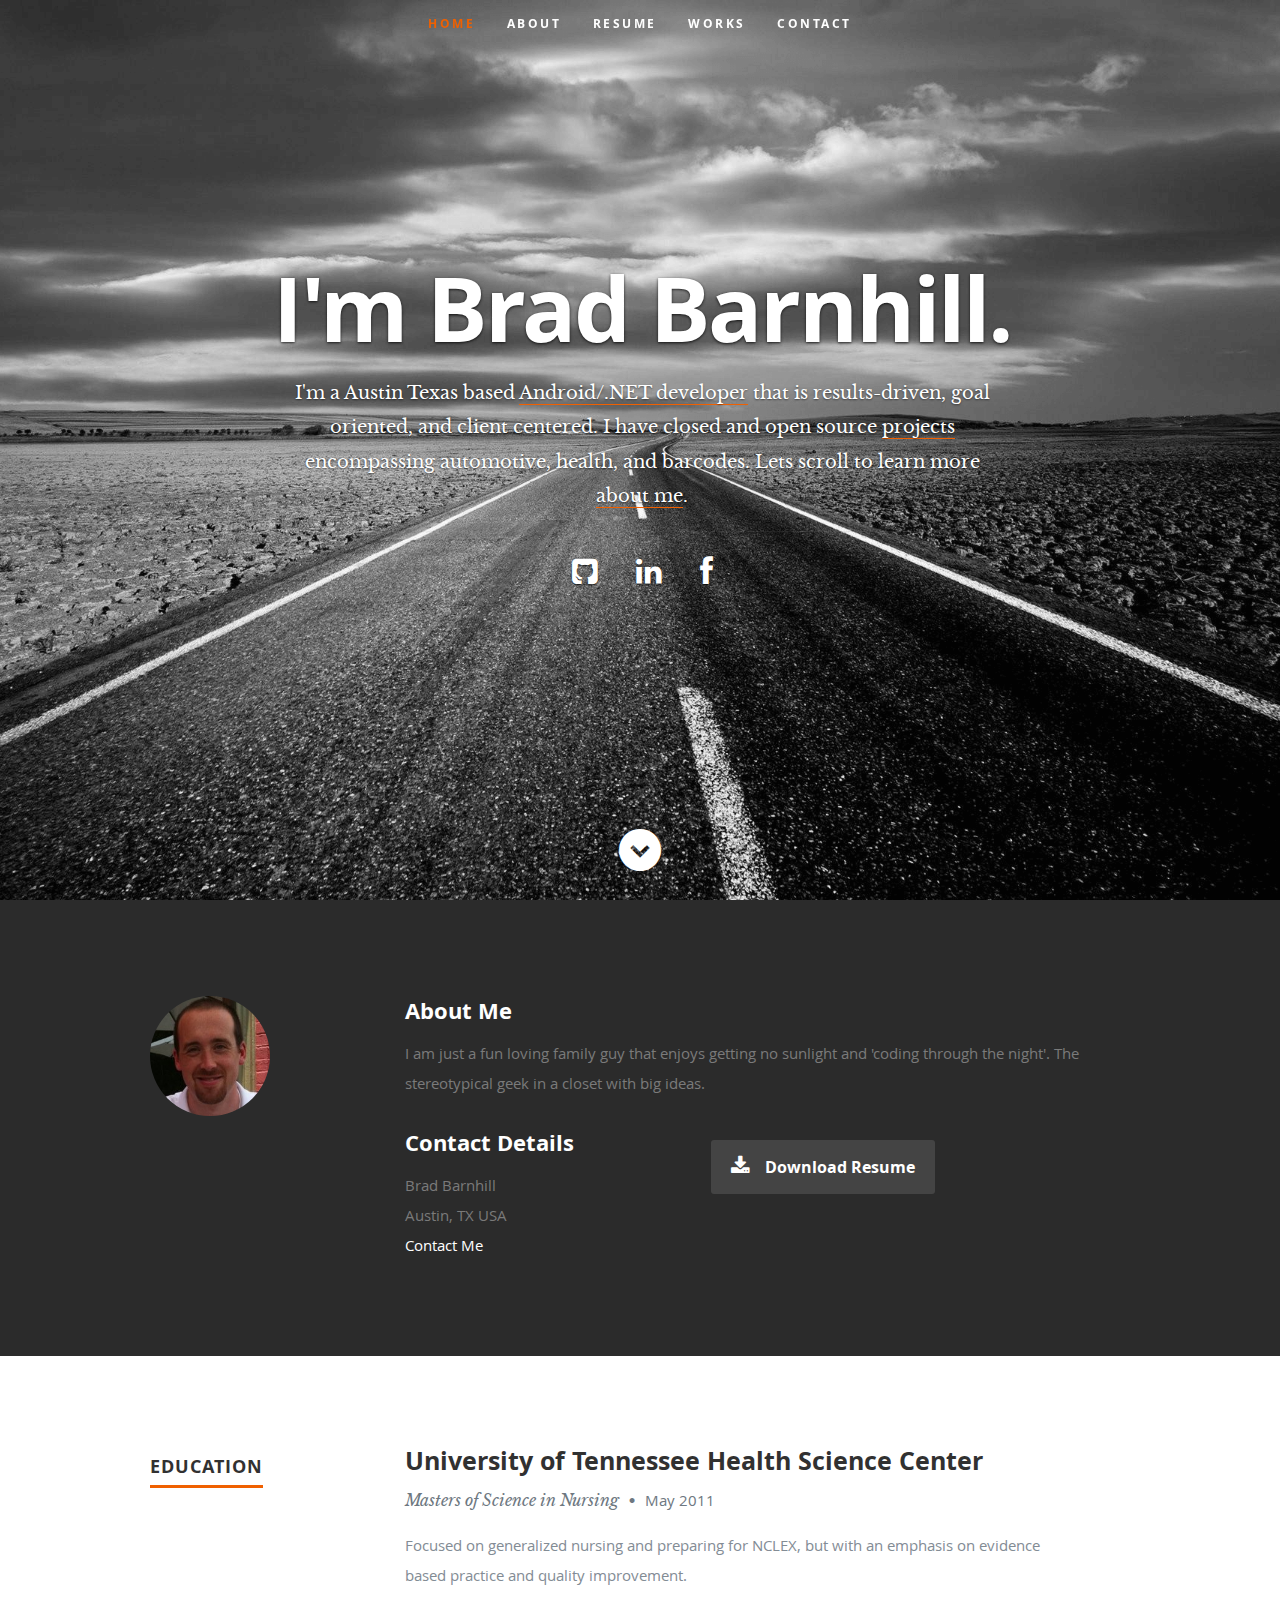
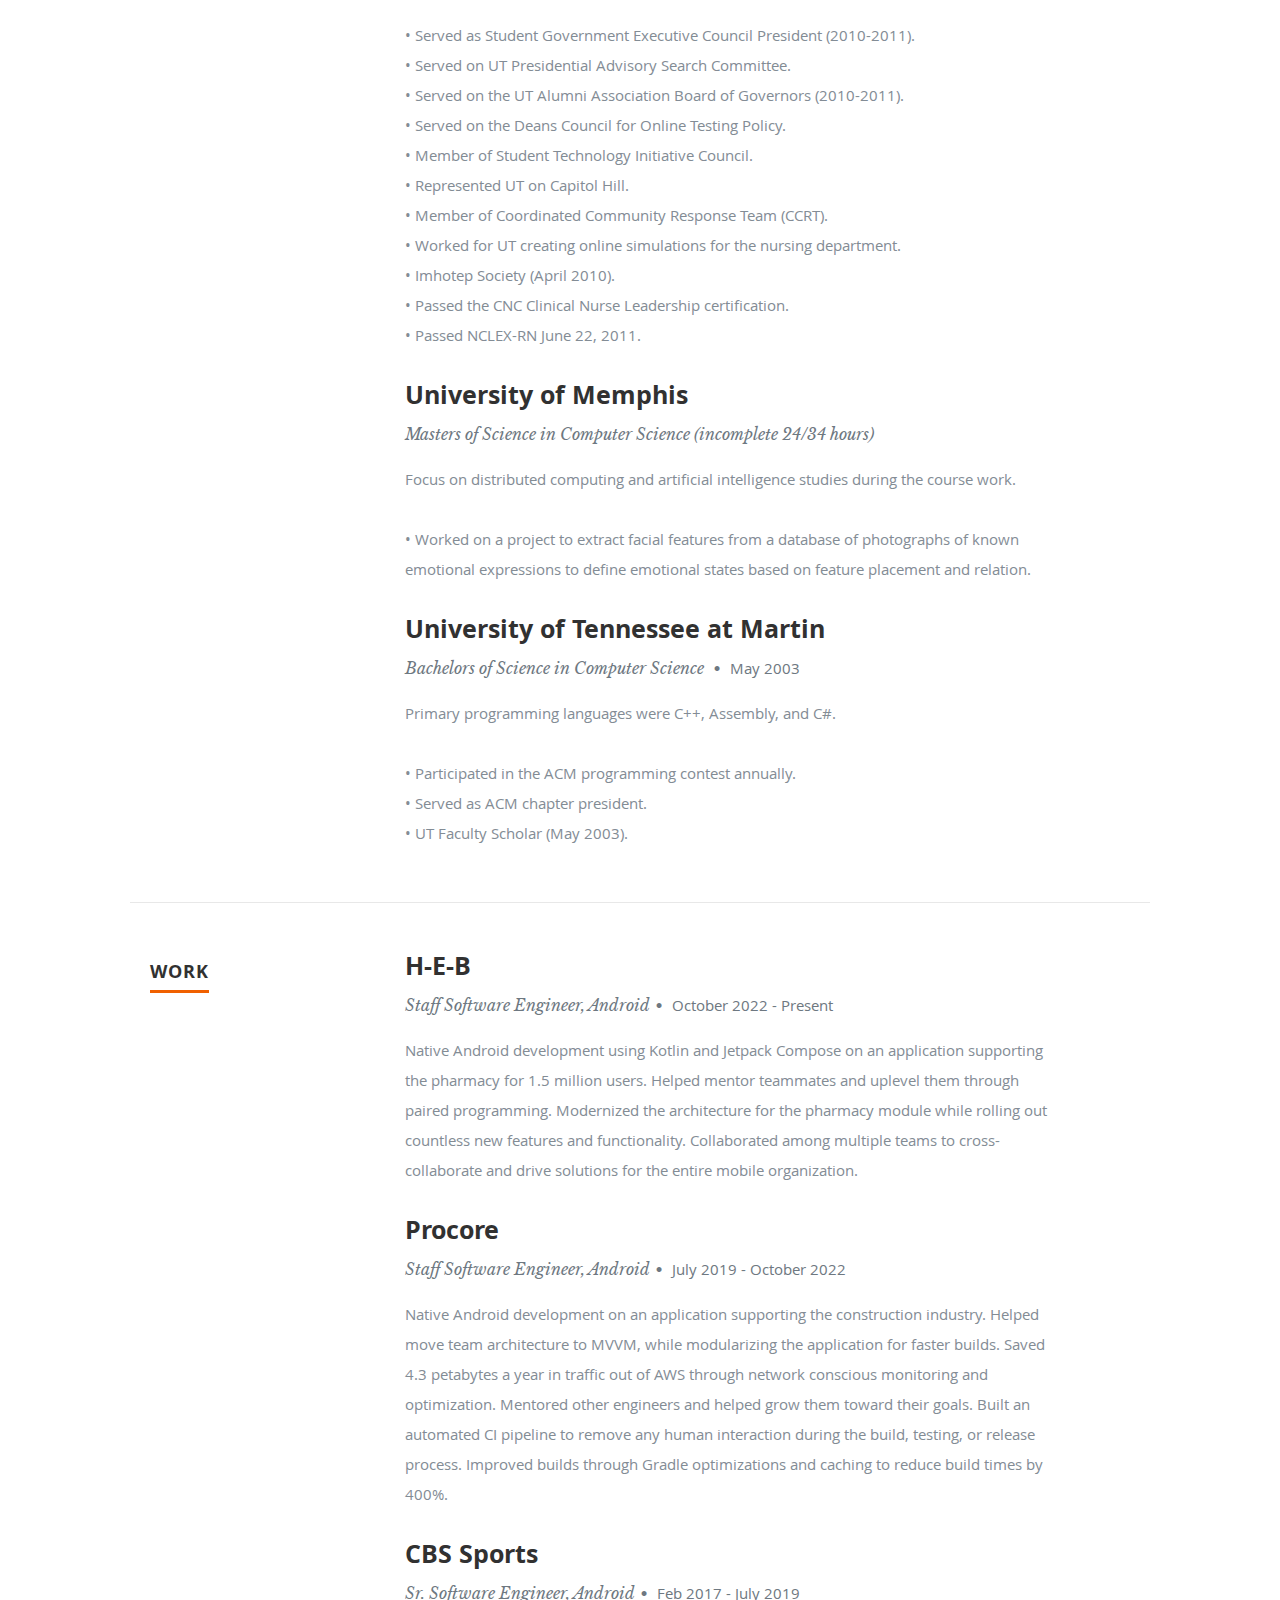
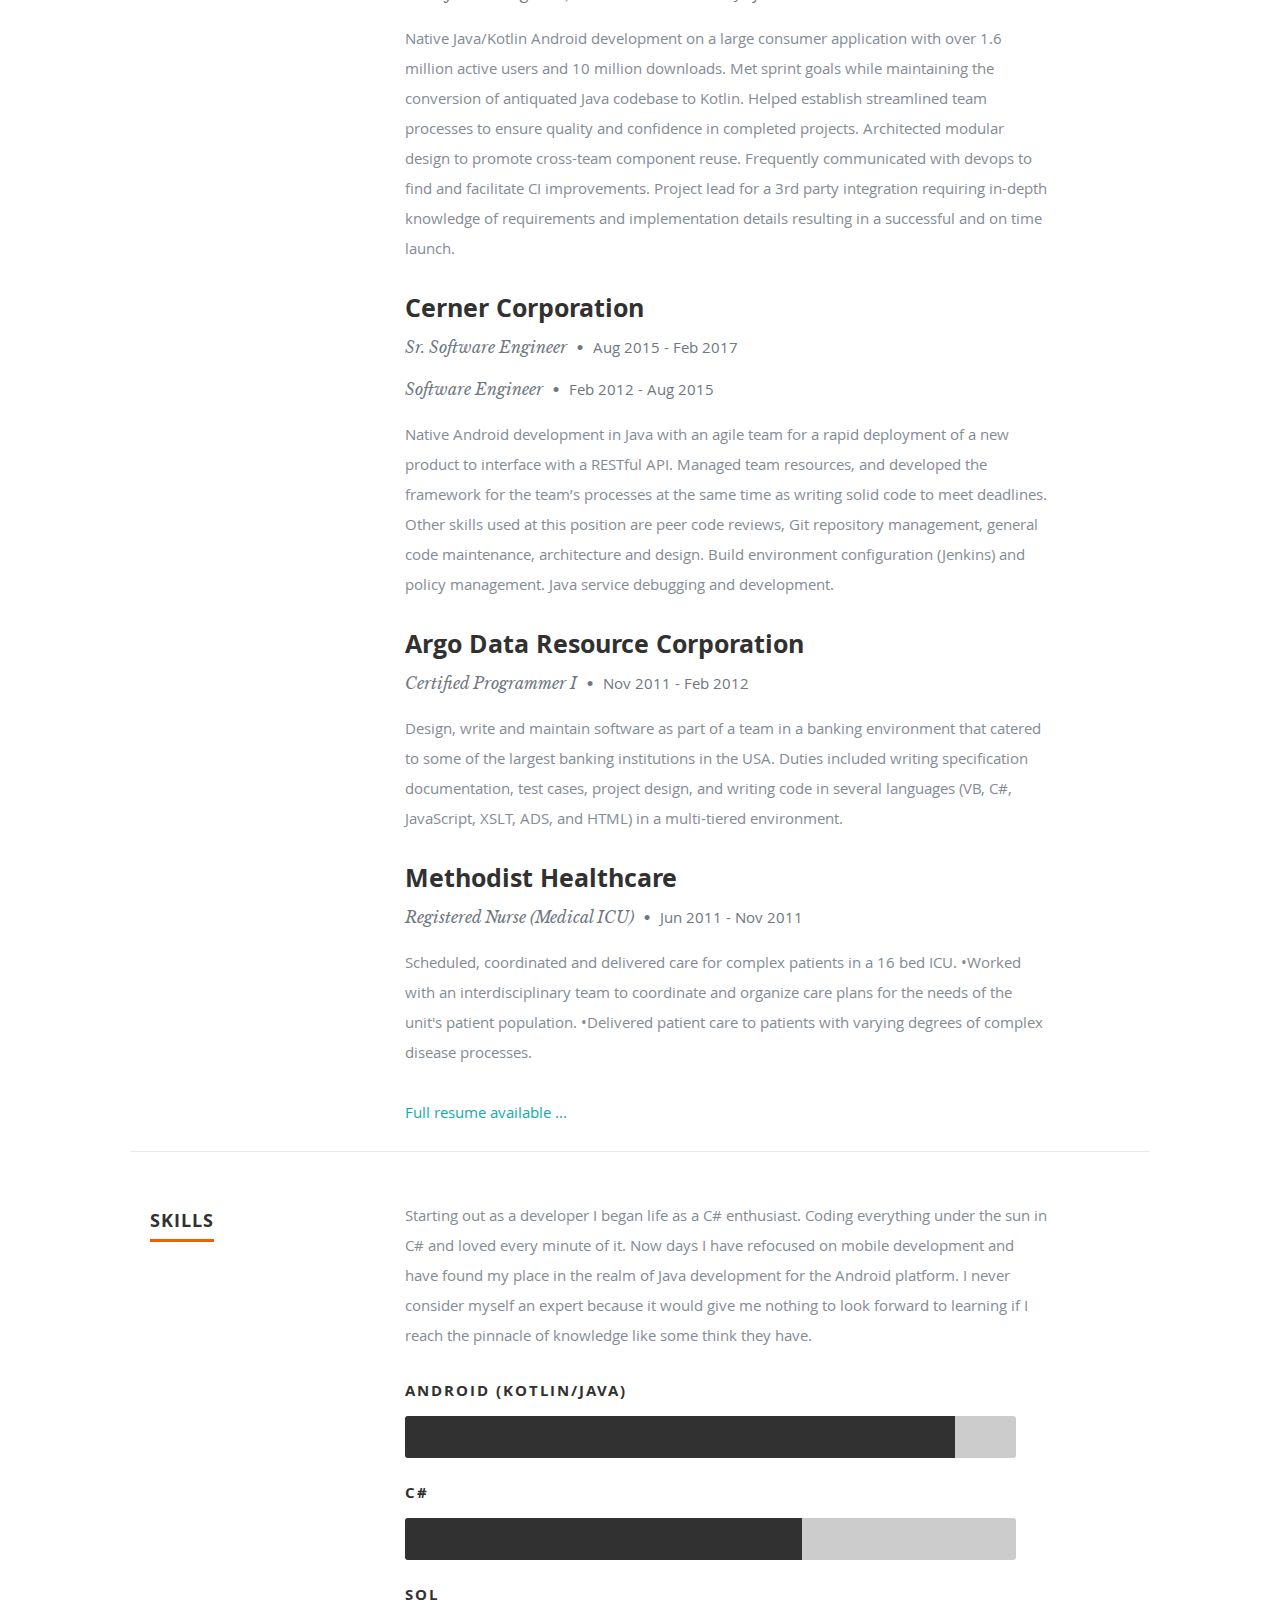
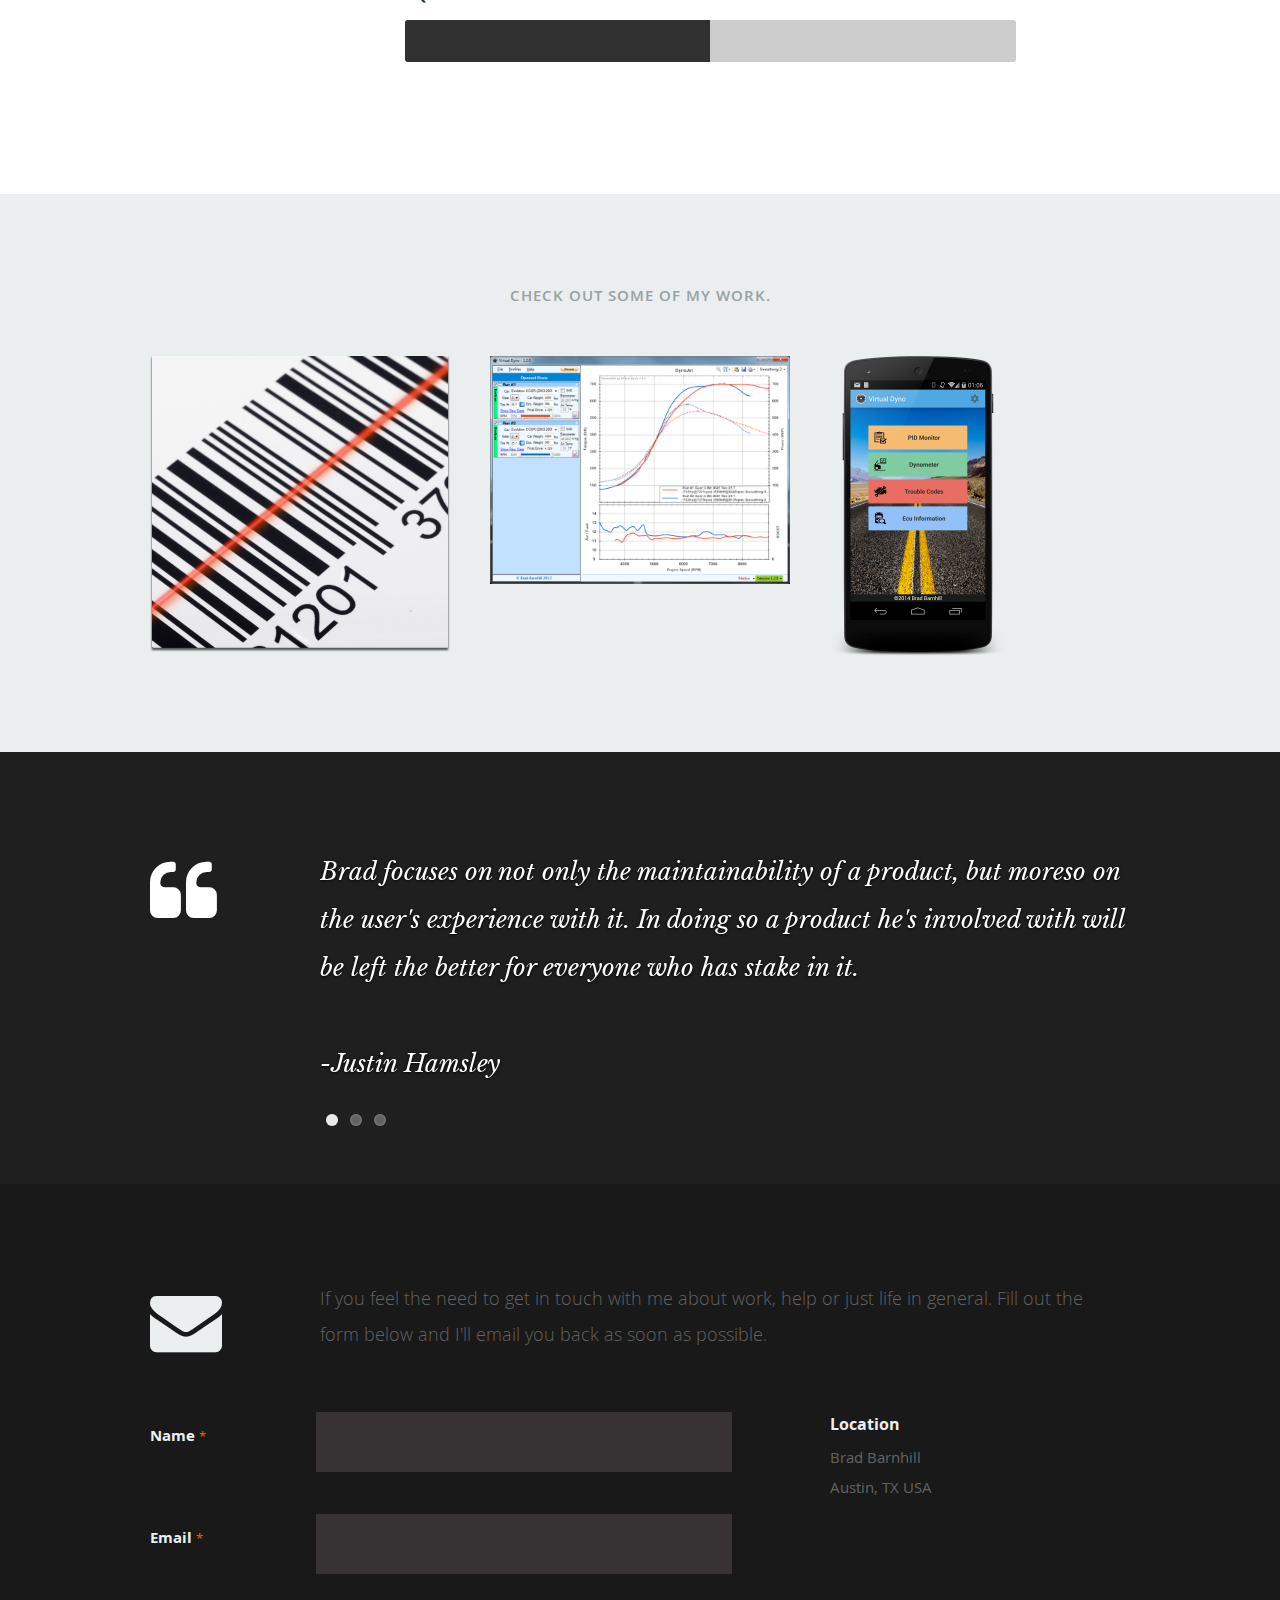
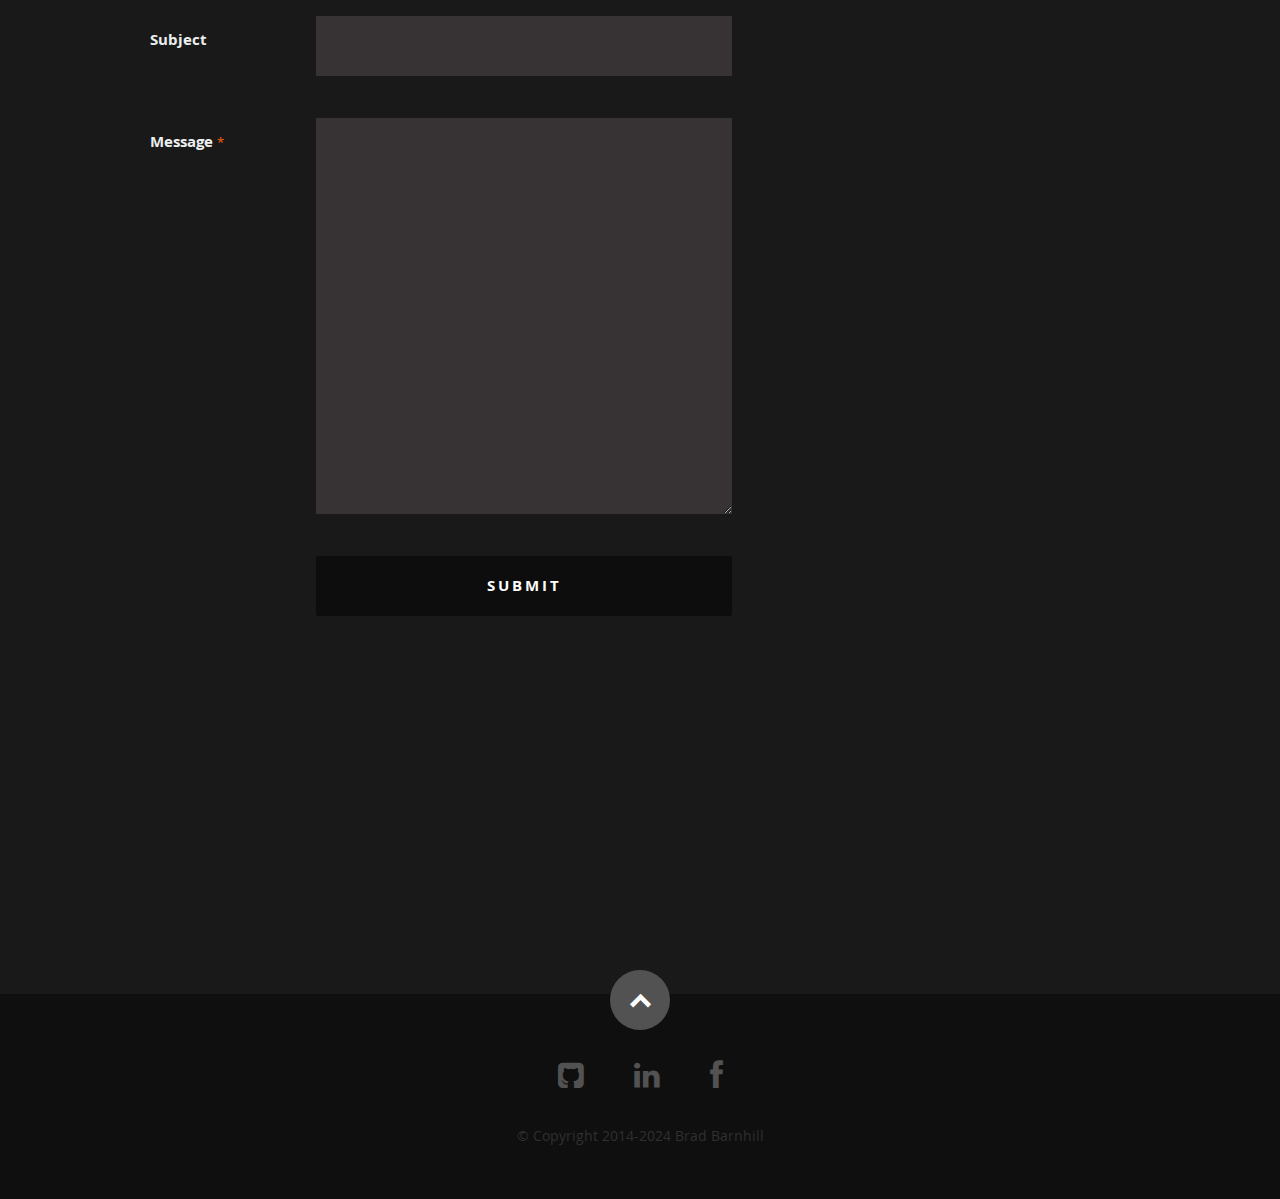
<file: index.html>
<!DOCTYPE html>
<!--[if lt IE 8 ]><html class="no-js ie ie7" lang="en"> <![endif]-->
<!--[if IE 8 ]><html class="no-js ie ie8" lang="en"> <![endif]-->
<!--[if (gte IE 8)|!(IE)]><!--><html class="no-js" lang="en"> <!--<![endif]-->
<head>

   <!--- Basic Page Needs
   ================================================== -->
   <meta charset="utf-8">
	<title>Brad Barnhill</title>
	<meta name="description" content="">
	<meta name="author" content="">

   <!-- Mobile Specific Metas
   ================================================== -->
	<meta name="viewport" content="width=device-width, initial-scale=1, maximum-scale=1">

	<!-- CSS
    ================================================== -->
   <link rel="stylesheet" href="css/default.css">
	<link rel="stylesheet" href="css/layout.css">
   <link rel="stylesheet" href="css/media-queries.css">
   <link rel="stylesheet" href="css/magnific-popup.css">

   <!-- Script
   ================================================== -->
	<script src="js/modernizr.js"></script>

   <!-- Favicons
	================================================== -->
	<link rel="shortcut icon" href="favicon.ico" >

</head>

<body>

   <!-- Header
   ================================================== -->
   <header id="home">

      <nav id="nav-wrap">

         <a class="mobile-btn" href="#nav-wrap" title="Show navigation">Show navigation</a>
	       <a class="mobile-btn" href="#" title="Hide navigation">Hide navigation</a>

         <ul id="nav" class="nav">
            <li class="current"><a class="smoothscroll" href="#home">Home</a></li>
            <li><a class="smoothscroll" href="#about">About</a></li>
	          <li><a class="smoothscroll" href="#resume">Resume</a></li>
            <li><a class="smoothscroll" href="#portfolio">Works</a></li>
            <li><a class="smoothscroll" href="#contact">Contact</a></li>
         </ul> <!-- end #nav -->

      </nav> <!-- end #nav-wrap -->

      <div class="row banner">
         <div class="banner-text">
            <h1 class="responsive-headline">I'm Brad Barnhill.</h1>
            <h3>I'm a Austin Texas based <span>Android/.NET developer</span> that is results-driven, goal oriented, and client centered.  I have closed and open source <a class="smoothscroll" href="#portfolio">projects</a> encompassing automotive, health, and barcodes.  Lets scroll to learn more <a class="smoothscroll" href="#about">about me</a>.</h3>
            <hr />
            <ul class="social">
			   <li><a href="https://www.github.com/barnhill"><i class="fa fa-github-square"></i></a></li>
               <li><a href="https://www.linkedin.com/in/brad-barnhill-msn-rn-b092775/"><i class="fa fa-linkedin"></i></a></li>
               <li><a href="https://www.facebook.com/bradfordbarnhill"><i class="fa fa-facebook"></i></a></li>
            </ul>
         </div>
      </div>

      <p class="scrolldown">
         <a class="smoothscroll" href="#about"><i class="icon-down-circle"></i></a>
      </p>

   </header> <!-- Header End -->


   <!-- About Section
   ================================================== -->
   <section id="about">

      <div class="row">

         <div class="three columns">

            <img class="profile-pic"  src="images/brad.jpg" alt="" />

         </div>

         <div class="nine columns main-col">

            <h2>About Me</h2>

            <p>I am just a fun loving family guy that enjoys getting no sunlight and 'coding through the night'.  The stereotypical geek in a closet with big ideas.
            </p>

            <div class="row">

               <div class="columns contact-details">

                  <h2>Contact Details</h2>
                  <p class="address">
						   <span>Brad Barnhill</span><br>
						   <span>Austin, TX USA
                     </span><br>
                     <span><a class="smoothscroll" href="#contact">Contact Me</a></span>
					   </p>

               </div>

               <div class="columns download">
                  <p>
                     <a href="bbarnhill-resume.pdf" class="button"><i class="fa fa-download"></i>Download Resume</a>
                  </p>
               </div>

            </div> <!-- end row -->

         </div> <!-- end .main-col -->

      </div>

   </section> <!-- About Section End-->


   <!-- Resume Section
   ================================================== -->
   <section id="resume">

      <!-- Education
      ----------------------------------------------- -->
      <div class="row education">

         <div class="three columns header-col">
            <h1><span>Education</span></h1>
         </div>

         <div class="nine columns main-col">

            <div class="row item">

               <div class="twelve columns">

                  <h3>University of Tennessee Health Science Center</h3>
                  <p class="info">Masters of Science in Nursing <span>&bull;</span> <em class="date">May 2011</em></p>

                  <p>
                  Focused on generalized nursing and preparing for NCLEX, but with an emphasis on evidence based
			            practice and quality improvement.
				          <p>
                     <span>&bull;</span> Served as Student Government Executive Council President (2010-2011).<br/>
          					 <span>&bull;</span> Served on UT Presidential Advisory Search Committee.<br/>
          					 <span>&bull;</span> Served on the UT Alumni Association Board of Governors (2010-2011).<br/>
          					 <span>&bull;</span> Served on the Deans Council for Online Testing Policy.<br/>
          					 <span>&bull;</span> Member of Student Technology Initiative Council.<br/>
          					 <span>&bull;</span> Represented UT on Capitol Hill.<br/>
          					 <span>&bull;</span> Member of Coordinated Community Response Team (CCRT).<br/>
          					 <span>&bull;</span> Worked for UT creating online simulations for the nursing department.<br/>
          					 <span>&bull;</span> Imhotep Society (April 2010).<br/>
          					 <span>&bull;</span> Passed the CNC Clinical Nurse Leadership certification.<br/>
          					 <span>&bull;</span> Passed NCLEX-RN June 22, 2011.<br/></p>
                  </p>

               </div>

            </div> <!-- item end -->

			<div class="row item">

               <div class="twelve columns">

                  <h3>University of Memphis</h3>
                  <p class="info">Masters of Science in Computer Science (incomplete 24/34 hours)</p>

                  <p>
                  Focus on distributed computing and artificial intelligence studies during the course work.
					    <p>
							 <span>&bull;</span> Worked on a project to extract facial features from a database of photographs of known
								emotional expressions to define emotional states based on feature placement and relation.<br/>
						</p>
                  </p>

               </div>

            </div> <!-- item end -->

            <div class="row item">

               <div class="twelve columns">

                  <h3>University of Tennessee at Martin</h3>
                  <p class="info">Bachelors of Science in Computer Science <span>&bull;</span> <em class="date">May 2003</em></p>

                  <p>
                    Primary programming languages were C++, Assembly, and C#.
                  </p>

                  <p>
                    <span>&bull;</span> Participated in the ACM programming contest annually.<br/>
                    <span>&bull;</span> Served as ACM chapter president.<br/>
                    <span>&bull;</span> UT Faculty Scholar (May 2003).<br/>
                </p>

               </div>

            </div> <!-- item end -->

         </div> <!-- main-col end -->

      </div> <!-- End Education -->


      <!-- Work
      ----------------------------------------------- -->
      <div class="row work">

         <div class="three columns header-col">
            <h1><span>Work</span></h1>
         </div>

         <div class="nine columns main-col">

			<div class="row item">

               <div class="twelve columns">

                  <h3>H-E-B</h3>
                  <p class="info">Staff Software Engineer, Android<span>&bull;</span> <em class="date">October 2022 - Present</em></p>
                  <p>
                    Native Android development using Kotlin and Jetpack Compose on an application supporting the pharmacy for 1.5 million users.  Helped mentor teammates and uplevel them through paired programming.  Modernized the architecture for the pharmacy module while rolling out countless new features and functionality.  Collaborated among multiple teams to cross-collaborate and drive solutions for the entire mobile organization.
                  </p>

               </div>

            </div> <!-- item end -->

			<div class="row item">

               <div class="twelve columns">

                  <h3>Procore</h3>
                  <p class="info">Staff Software Engineer, Android<span>&bull;</span> <em class="date">July 2019 - October 2022</em></p>
                  <p>
                    Native Android development on an application supporting the construction industry.  Helped move team architecture to MVVM, while modularizing the application for faster builds.  Saved 4.3 petabytes a year in traffic out of AWS through network conscious monitoring and optimization.  Mentored other engineers and helped grow them toward their goals.  Built an automated CI pipeline to remove any human interaction during the build, testing, or release process.  Improved builds through Gradle optimizations and caching to reduce build times by 400%.
                  </p>

               </div>

            </div> <!-- item end -->

            <div class="row item">

               <div class="twelve columns">

                  <h3>CBS Sports</h3>
                  <p class="info">Sr. Software Engineer, Android<span>&bull;</span> <em class="date">Feb 2017 - July 2019</em></p>
                  <p>
                    Native Java/Kotlin Android development on a large consumer application with over 1.6 million active users and 10 million downloads. 
					Met sprint goals while maintaining the conversion of antiquated Java codebase to Kotlin. Helped establish streamlined team processes to ensure 
					quality and confidence in completed projects. Architected modular design to promote cross-team component reuse. Frequently communicated with devops 
					to find and facilitate CI improvements. Project lead for a 3rd party integration requiring in-depth knowledge of requirements and implementation details 
					resulting in a successful and on time launch.
                  </p>

               </div>

            </div> <!-- item end -->

            <div class="row item">

               <div class="twelve columns">

                  <h3>Cerner Corporation</h3>
                  <p class="info">Sr. Software Engineer <span>&bull;</span> <em class="date">Aug 2015 - Feb 2017</em></p>
                  <p class="info">Software Engineer <span>&bull;</span> <em class="date">Feb 2012 - Aug 2015</em></p>
                  <p>
                    Native Android development in Java with an agile team for a rapid deployment of a new product to interface with a RESTful API.  
					Managed team resources, and developed the framework for the team’s processes at the same time as writing solid code to meet deadlines. 
					Other skills used at this position are peer code reviews, Git repository management, general code maintenance, architecture and design.  
					Build environment configuration (Jenkins) and policy management.  Java service debugging and development.
                  </p>

               </div>

            </div> <!-- item end -->

            <div class="row item">

               <div class="twelve columns">

                  <h3>Argo Data Resource Corporation</h3>
                  <p class="info">Certified Programmer I <span>&bull;</span> <em class="date">Nov 2011 - Feb 2012</em></p>

                  <p>
                    Design, write and maintain software as part of a team in a banking environment that catered to some
                    of the largest banking institutions in the USA. Duties included writing specification documentation, test
                    cases, project design, and writing code in several languages (VB, C#, JavaScript, XSLT, ADS, and HTML)
                    in a multi-tiered environment.
                  </p>

               </div>

            </div> <!-- item end -->

            <div class="row item">

              <div class="twelve columns">

                <h3>Methodist Healthcare</h3>
                <p class="info">Registered Nurse (Medical ICU) <span>&bull;</span> <em class="date">Jun 2011 - Nov 2011</em></p>

                <p>
                  Scheduled, coordinated and delivered care for complex patients in a 16 bed ICU.
                  <span>&bull;</span>Worked with an interdisciplinary team to coordinate and organize care plans for the needs of
                  the unit's patient population.
                  <span>&bull;</span>Delivered patient care to patients with varying degrees of complex disease processes.
                </p>

              </div>

            </div> <!-- item end -->
			<a class="smoothscroll" href="#about">Full resume available ...</a>
         </div> <!-- main-col end -->

      </div> <!-- End Work -->


      <!-- Skills
      ----------------------------------------------- -->
      <div class="row skill">

         <div class="three columns header-col">
            <h1><span>Skills</span></h1>
         </div>

         <div class="nine columns main-col">

            <p>Starting out as a developer I began life as a C# enthusiast.  Coding everything under the sun in C# and loved every minute of it.  Now days I have refocused on mobile development and have found my place
			in the realm of Java development for the Android platform.  I never consider myself an expert because it would give me nothing to look forward to learning if I reach the pinnacle of knowledge like some think they have.
            </p>

				<div class="bars">

					<ul class="skills">
						<li><span class="bar-expand android"></span><em>Android (Kotlin/Java)</em></li>
						<li><span class="bar-expand csharp"></span><em>C#</em></li>
						<li><span class="bar-expand sql"></span><em>SQL</em></li>
					</ul>

				</div><!-- end skill-bars -->

			</div> <!-- main-col end -->

      </div> <!-- End skills -->

   </section> <!-- Resume Section End-->


   <!-- Portfolio Section
   ================================================== -->
   <section id="portfolio">

      <div class="row">

         <div class="twelve columns collapsed">

            <h1>Check Out Some of My Work.</h1>

            <!-- portfolio-wrapper -->
            <div id="portfolio-wrapper" class="bgrid-thirds s-bgrid-thirds cf">

          	   <div class="columns portfolio-item">
                  <div class="item-wrap">

                     <a href="#modal-01" title="">
                        <img alt="" src="images/portfolio/barcode.png">
                        <div class="overlay">
                           <div class="portfolio-item-meta">
          					    <h5>Barcode Library</h5>
								<p>C#</p>
								</div>
                        </div>
                        <div class="link-icon"><i class="icon-plus"></i></div>
                     </a>

                  </div>
          		</div> <!-- item end -->

               <div class="columns portfolio-item">
                  <div class="item-wrap">

                     <a href="#modal-02" title="">
                        <img alt="" src="images/portfolio/virtualdyno.png">
                        <div class="overlay">
                            <div class="portfolio-item-meta">
								<h5>Virtual Dyno</h5>
								<p>C#</p>
          					</div>
                        </div>
                        <div class="link-icon"><i class="icon-plus"></i></div>
                     </a>

                  </div>
          		</div> <!-- item end -->

               <div class="columns portfolio-item">
                  <div class="item-wrap">

                     <a href="#modal-03" title="">
                        <img alt="" src="images/portfolio/virtualdynomobile.png">
                        <div class="overlay">
                           <div class="portfolio-item-meta">
          					    <h5>Virtual Dyno Mobile</h5>
								<p>Android (Kotlin)</p>
								</div>
                        </div>
                        <div class="link-icon"><i class="icon-plus"></i></div>
                     </a>

                  </div>
          		</div> <!-- item end -->

            </div> <!-- portfolio-wrapper end -->

         </div> <!-- twelve columns end -->


         <!-- Modal Popup
	      --------------------------------------------------------------- -->

         <div id="modal-01" class="popup-modal mfp-hide">

		      <img class="scale-with-grid" src="images/portfolio/barcode-example.jpg" alt="" />

		      <div class="description-box">
			      <h4>Barcode Library (C#, Java, Kotlin, Spring Boot)</h4>
			      <p>This library was designed to give an easy class for developers to use when they need to generate barcode images from a string of data.</p>
               <span class="categories"><i class="fa fa-tag"></i>C#, Java, Kotlin, Spring Boot, Barcode, Barcode API</span>
		      </div>

            <div class="link-box">
				<a href="https://github.com/barnhill">Github</a>
				<a class="second_link" href="https://www.nuget.org/packages/BarcodeLib">NuGet</a>
		        <a class="popup-modal-dismiss">Close</a>
            </div>

	      </div><!-- modal-01 End -->

         <div id="modal-02" class="popup-modal mfp-hide">

		      <img class="scale-with-grid" src="images/portfolio/virtualdyno.png" alt="" />

		      <div class="description-box">
			      <h4>Virtual Dyno</h4>
			      <p>Use software to log your cars data?
					 Wonder how much horsepower and torque your car puts out?
					 Look no further because Virtual Dyno does this for you in an easy to
					 use interface, and without copying and pasting your data into an excel
					 spreadsheet.  Quickly and easily save pictures of your dyno graphs to
					 post on forums, email to your friends or compare with others.</p>
               <span class="categories"><i class="fa fa-tag"></i>C#, Automotive</span>
		      </div>

            <div class="link-box">
				<a href="http://www.virtualdyno.net">Website</a>
		        <a class="popup-modal-dismiss">Close</a>
            </div>

	      </div><!-- modal-02 End -->

         <div id="modal-03" class="popup-modal mfp-hide">

		      <img class="scale-with-grid" src="images/portfolio/virtualdynomobile-modal.png" alt="" />

		      <div class="description-box">
			      <h4>Virtual Dyno Mobile</h4>
			      <p>This project encompasses the mobilization of the Virtual Dyno project that was done previously.  Simplification of the user interface for mobile consumption and the ability to record its own data will be a part of this project.</p>
               <span class="categories"><i class="fa fa-tag"></i>Android, Kotlin/Java, Automotive</span>
		      </div>

            <div class="link-box">
                <a href="https://play.google.com/store/apps/details?id=com.virtualdyno.android">Play Store</a>
		         <a class="popup-modal-dismiss">Close</a>
            </div>

	      </div><!-- modal-03 End -->

      </div> <!-- row End -->

   </section> <!-- Portfolio Section End-->


   <!-- Testimonials Section
   ================================================== -->
   <section id="testimonials">

      <div class="text-container">

         <div class="row">

            <div class="two columns header-col">

               <h1><span>Client Testimonials</span></h1>

            </div>

            <div class="ten columns flex-container">

               <div class="flexslider">

                  <ul class="slides">

                     <li>
                        <blockquote>
                           <p>Brad focuses on not only the maintainability of a product, but moreso on the user's experience with it. In doing so a product he's involved with will be left the better for everyone who has stake in it.<br/><br/>  -Justin Hamsley</p>
                        </blockquote>
                     </li> <!-- slide ends -->

                     <li>
                       <blockquote>
                         <p>I worked with Brad at AIMS Logistics. He was great to work with and easy to get along with. One of his greatest strengths to me was his ability to communicate. Being responsible for the IT infrastructure it was imperative that we always have good communication along with a good working relationship. &nbsp;-Joe Behling</p>
                       </blockquote>
                     </li> <!-- slide ends -->

                     <li>
                       <blockquote>
                         <p>Brad Barnhill's strength is that he cares about all the details of his work equally vehemently. Small issues like incorrect keyboard tab-key order in a user interface, or a slightly inefficient database query, although at opposite ends of the software spectrum, do not escape his scrutiny. <br/>-Marshall Porter</p>
                       </blockquote>
                     </li> <!-- slide ends -->

                  </ul>

               </div> <!-- div.flexslider ends -->

            </div> <!-- div.flex-container ends -->

         </div> <!-- row ends -->

       </div>  <!-- text-container ends -->

   </section> <!-- Testimonials Section End-->


   <!-- Contact Section
   ================================================== -->
   <section id="contact">

         <div class="row section-head">

            <div class="two columns header-col">

               <h1><span>Get In Touch.</span></h1>

            </div>

            <div class="ten columns">

                  <p class="lead">If you feel the need to get in touch with me about work, help or just life in general.  Fill out the form below and I'll email you back as soon as possible.</p>

            </div>

         </div>

         <div class="row">

            <div class="eight columns">

               <!-- form -->
             <form action="https://formspree.io/bradbarnhill@hotmail.com" method="POST" id="contactForm" name="contactForm">

				<fieldset>

                  <div>
						   <label for="contactName">Name <span class="required">*</span></label>
						   <input type="text" value="" size="35" id="contactName" name="contactName">
                  </div>

                  <div>
						   <label for="contactEmail">Email <span class="required">*</span></label>
						   <input type="text" value="" size="35" id="contactEmail" name="contactEmail">
                  </div>

                  <div>
						   <label for="contactSubject">Subject</label>
						   <input type="text" value="" size="35" id="contactSubject" name="contactSubject">
                  </div>

                  <div>
                     <label for="contactMessage">Message <span class="required">*</span></label>
                     <textarea cols="50" rows="15" id="contactMessage" name="contactMessage"></textarea>
                  </div>

                  <div>
					 <input class="submit" type="submit" value="Submit">
                     <span id="image-loader">
                        <img alt="" src="images/loader.gif">
                     </span>
                  </div>

					<!-- ><input type=”hidden” name=”_next” value=”//site.io/thanks.html” /> -->
					<input class="hidden" type=”hidden” id="subject" name=”_subject” value=”bradbarnhill.com” />
					<input class="hidden" type=”hidden” id="replyto" name=”_replyto” placeholder=”bradbarnhill@hotmail.com” />
				</fieldset>
			</form>
				   
				   <!-- Form End -->

               <!-- contact-warning -->
               <div id="message-warning"> Error</div>
               <!-- contact-success -->
				   <div id="message-success">
                  <i class="fa fa-check"></i>Your message was sent, thank you!<br>
				   </div>

            </div>
			
            <aside class="four columns footer-widgets">

               <div class="widget widget_contact">

					   <h4>Location</h4>
					   <p class="address">
						   Brad Barnhill<br>
						   Austin, TX USA<br>
					   </p>

				   </div>

            </aside>

      </div>

   </section> <!-- Contact Section End-->


   <!-- footer
   ================================================== -->
   <footer>

      <div class="row">

         <div class="twelve columns">

            <ul class="social-links">
		   <li><a href="https://www.github.com/barnhill"><i class="fa fa-github-square"></i></a></li>
              <li><a href="https://www.linkedin.com/in/brad-barnhill-msn-rn-b092775/"><i class="fa fa-linkedin"></i></a></li>
              <li><a href="https://www.facebook.com/bradfordbarnhill"><i class="fa fa-facebook"></i></a></li>
            </ul>

            <ul class="copyright">
               <li>&copy; Copyright 2014-2024 Brad Barnhill</li>
            </ul>

         </div>

         <div id="go-top"><a class="smoothscroll" title="Back to Top" href="#home"><i class="icon-up-open"></i></a></div>

      </div>

   </footer> <!-- Footer End-->

   <!-- Java Script
   ================================================== -->
   <script src="http://ajax.googleapis.com/ajax/libs/jquery/1.10.2/jquery.min.js"></script>
   <script>window.jQuery || document.write('<script src="js/jquery-1.10.2.min.js"><\/script>')</script>
   <script type="text/javascript" src="js/jquery-migrate-1.2.1.min.js"></script>

   <script src="js/jquery.flexslider.js"></script>
   <script src="js/waypoints.js"></script>
   <script src="js/jquery.fittext.js"></script>
   <script src="js/magnific-popup.js"></script>
   <script src="js/init.js"></script>

</body>

</html>
</file>
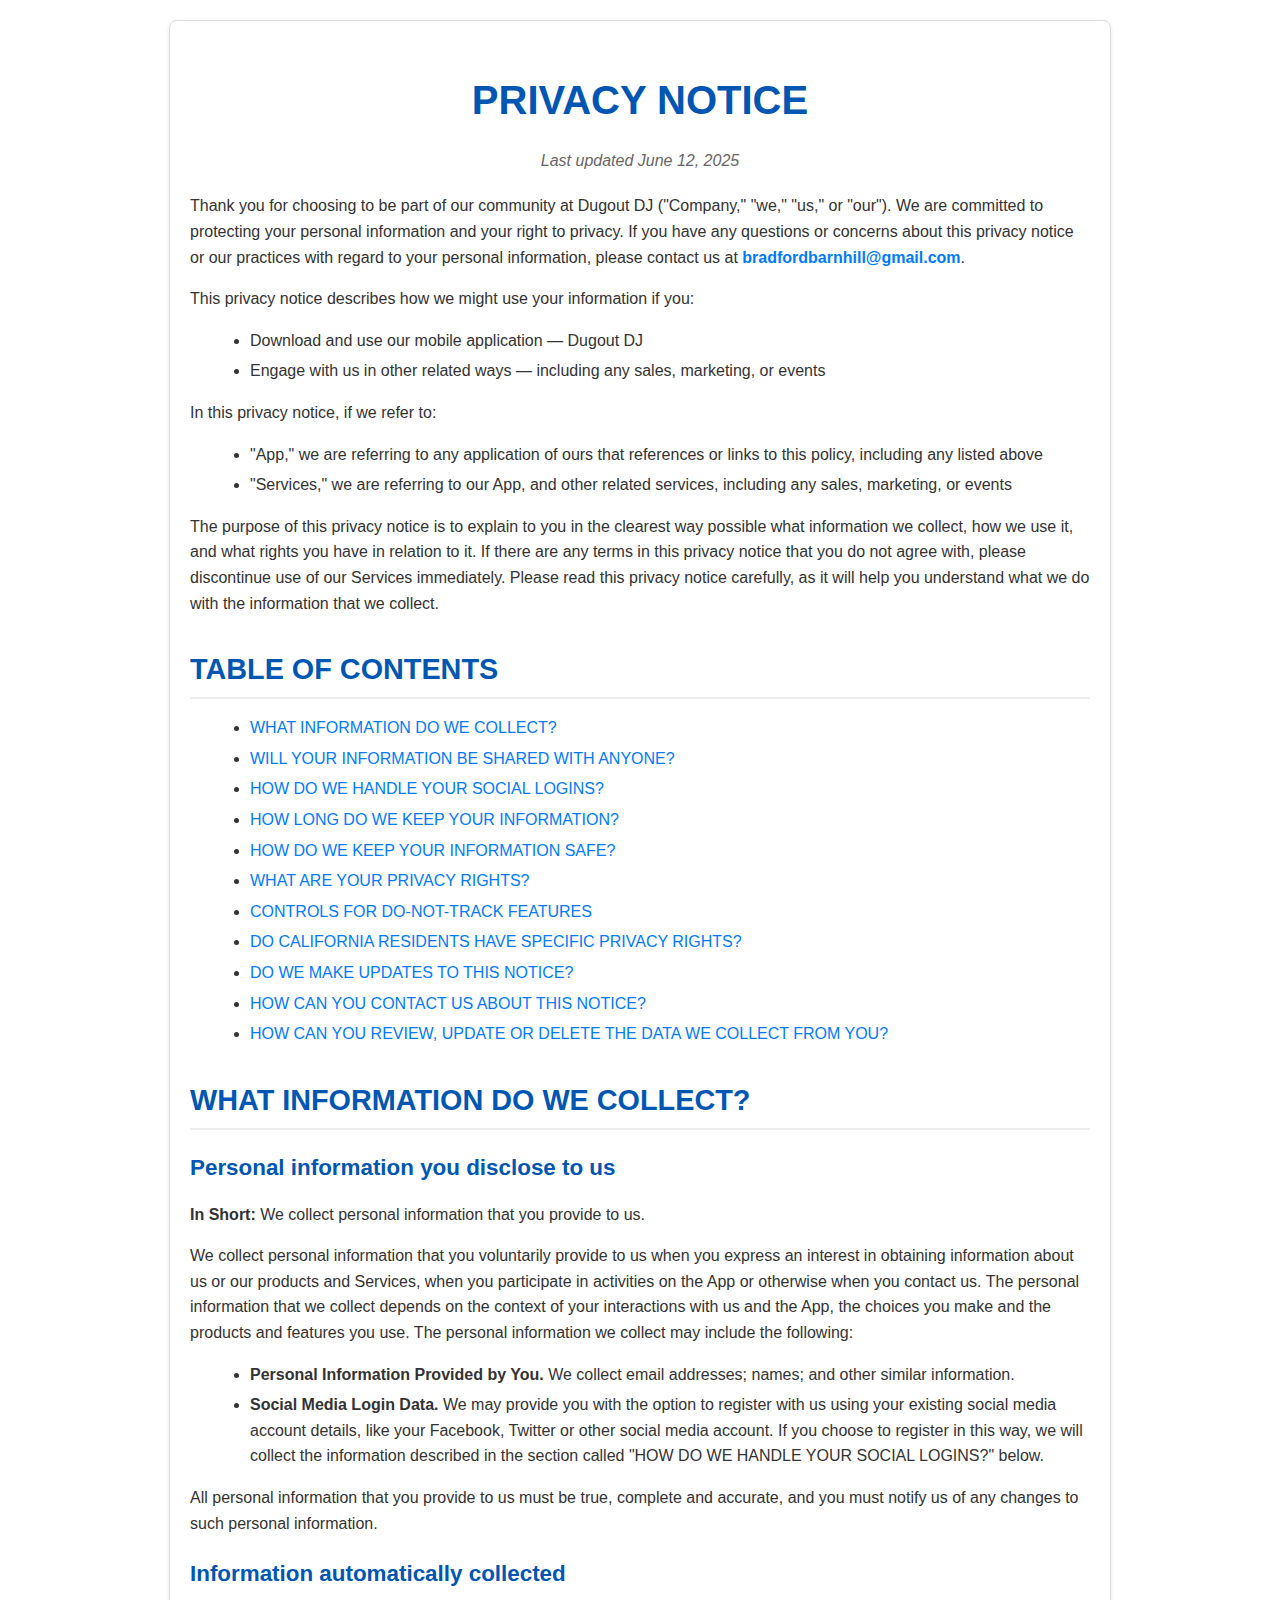
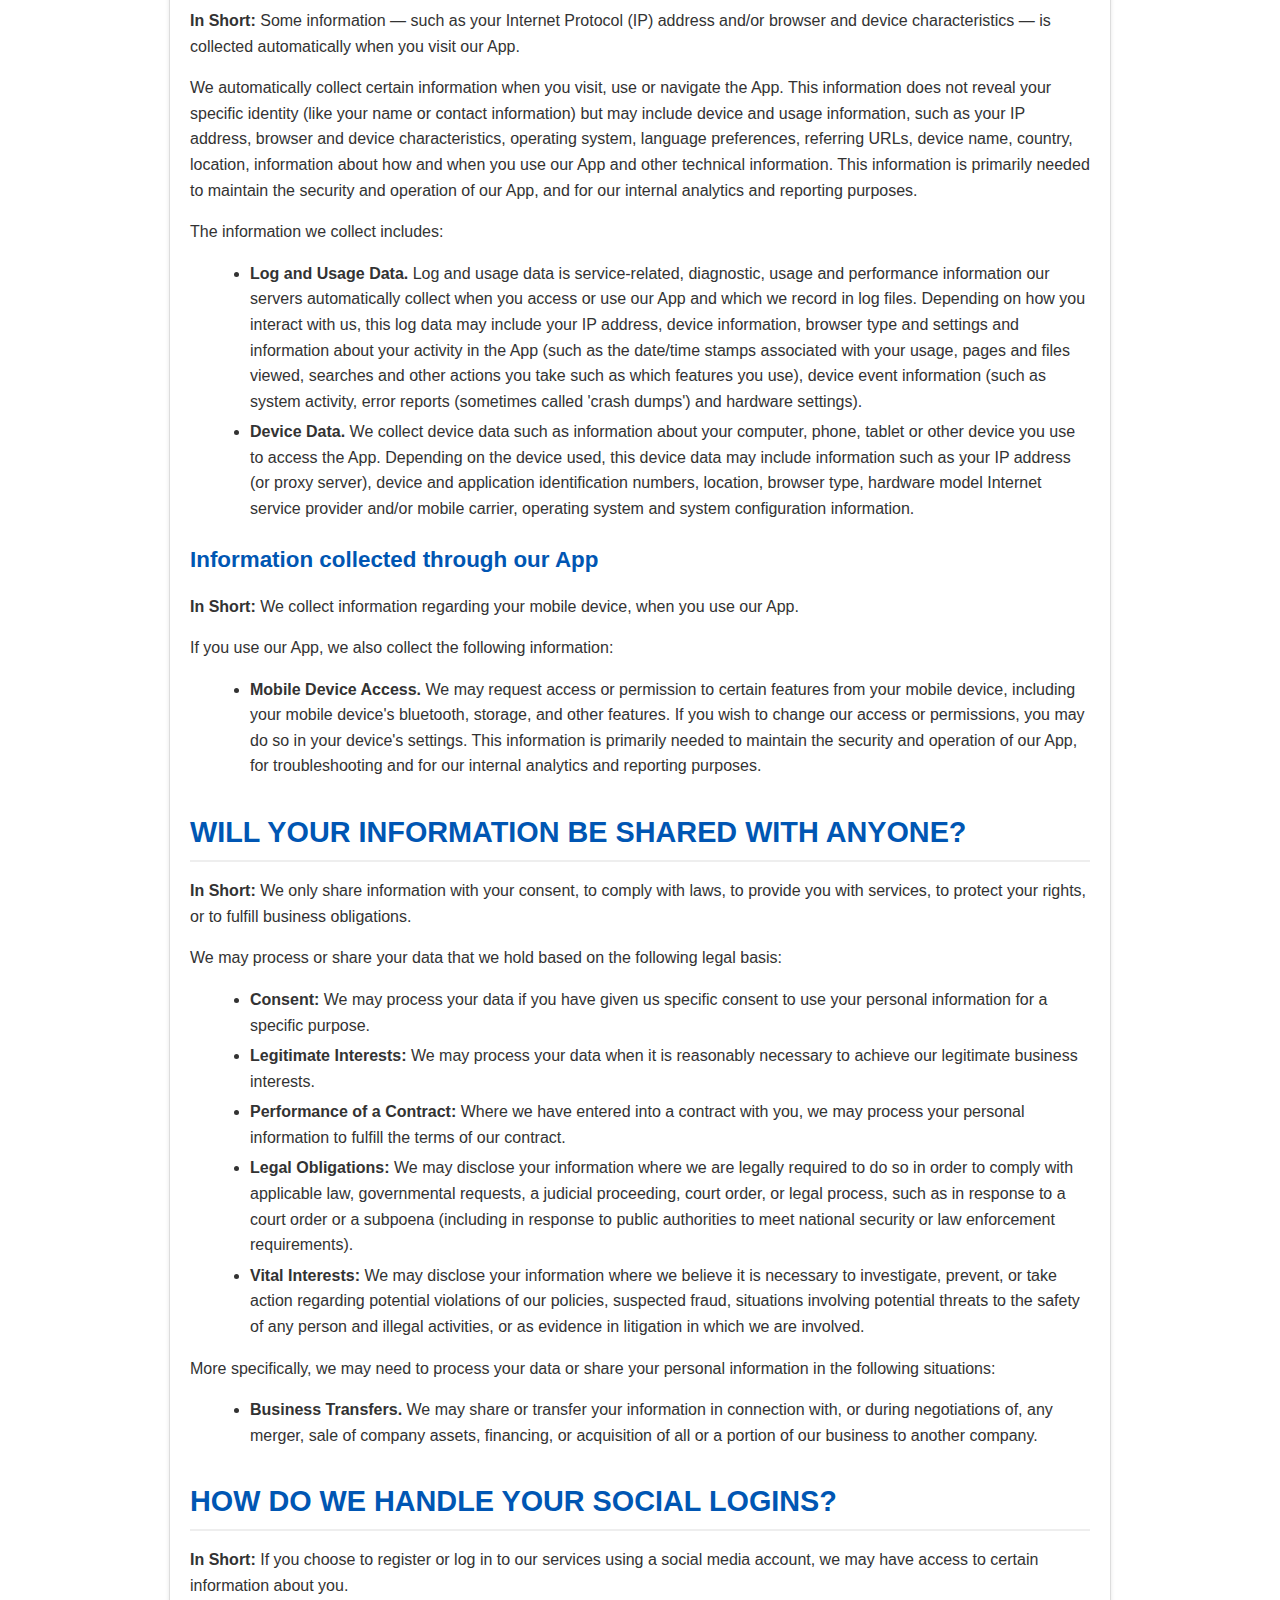
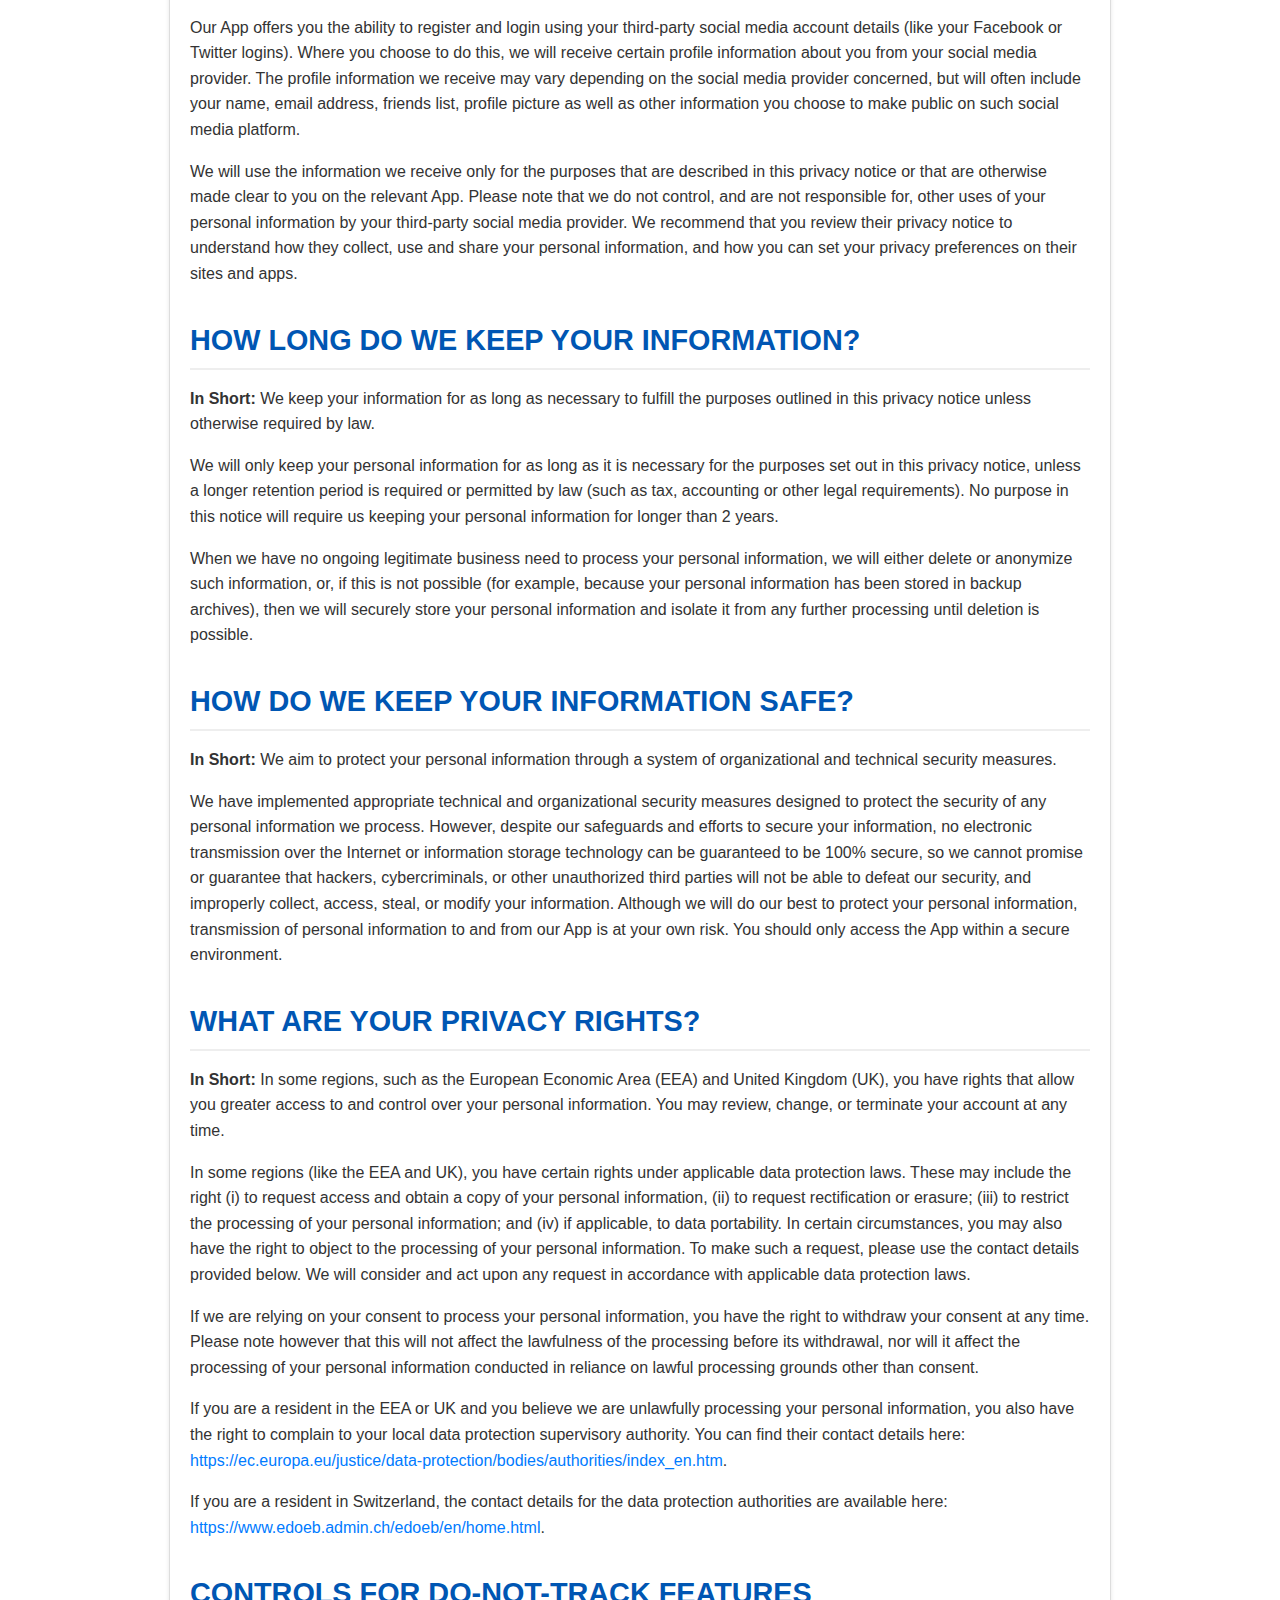
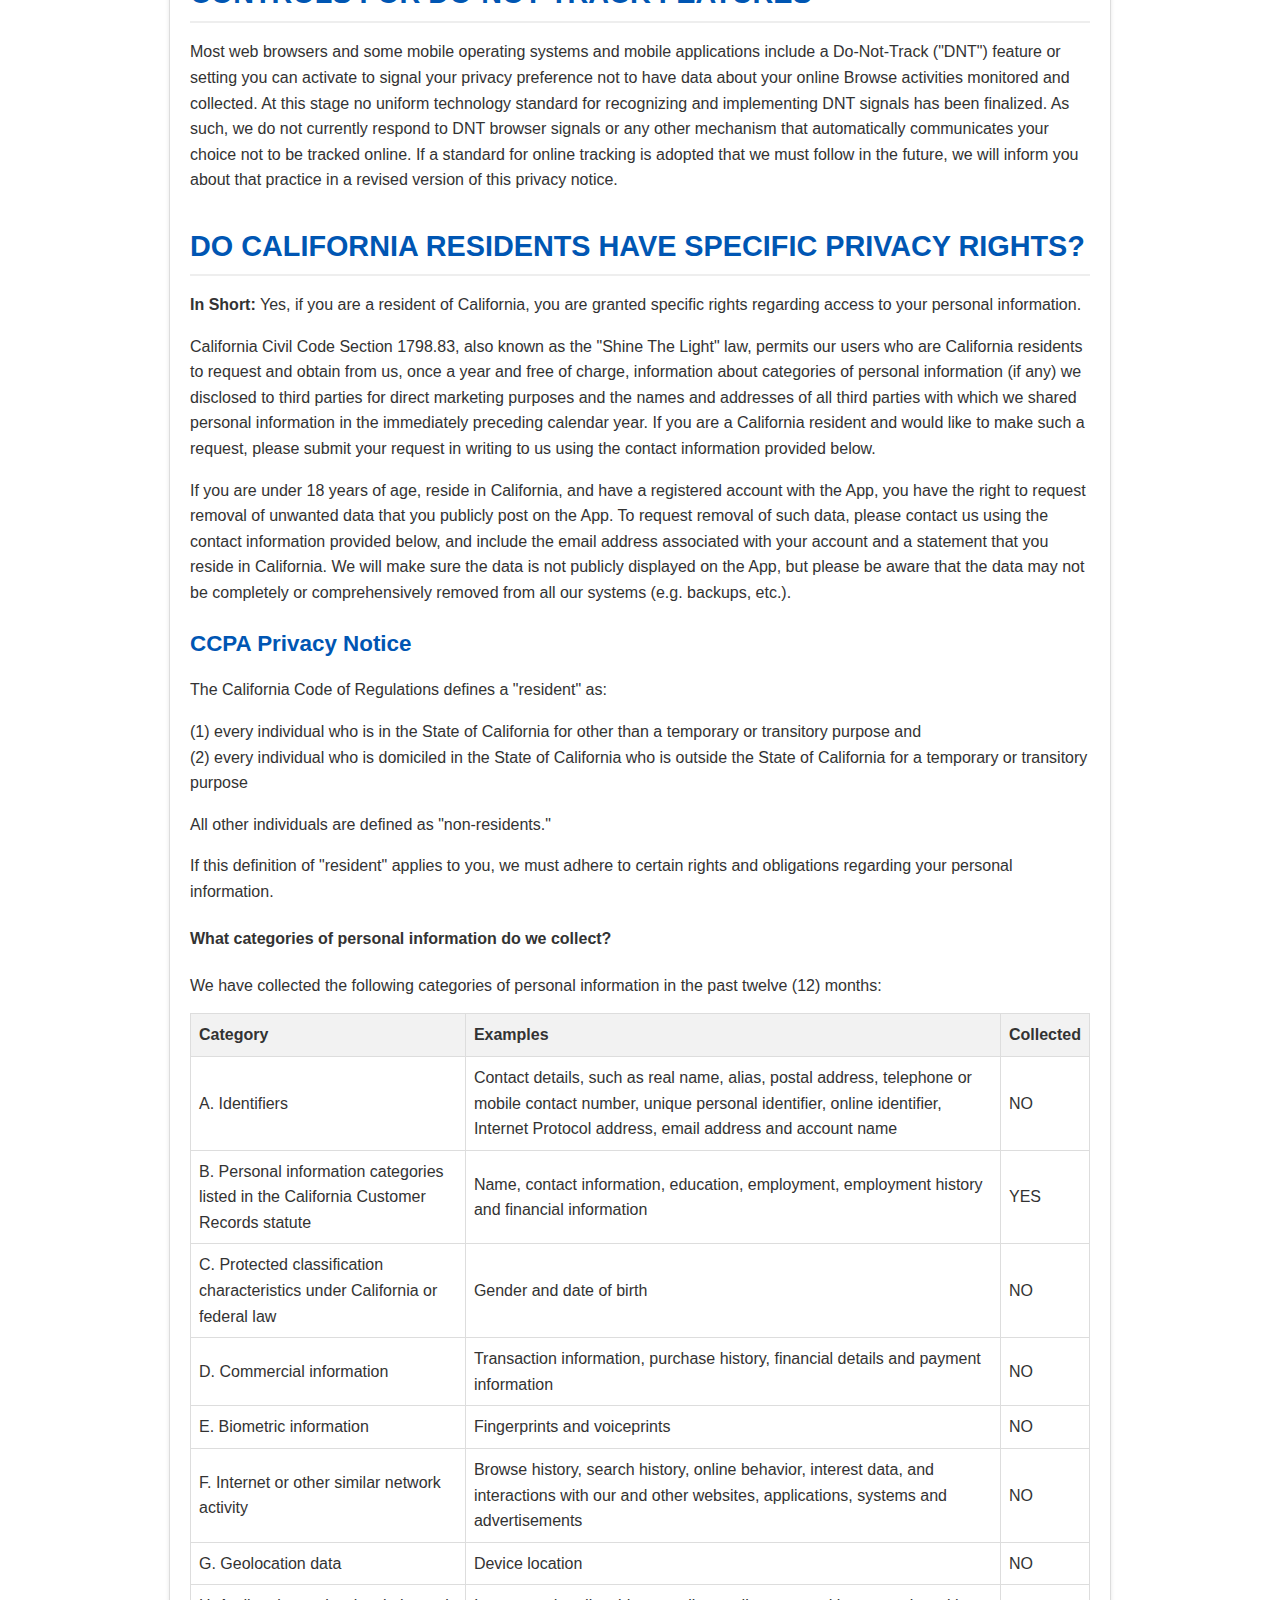
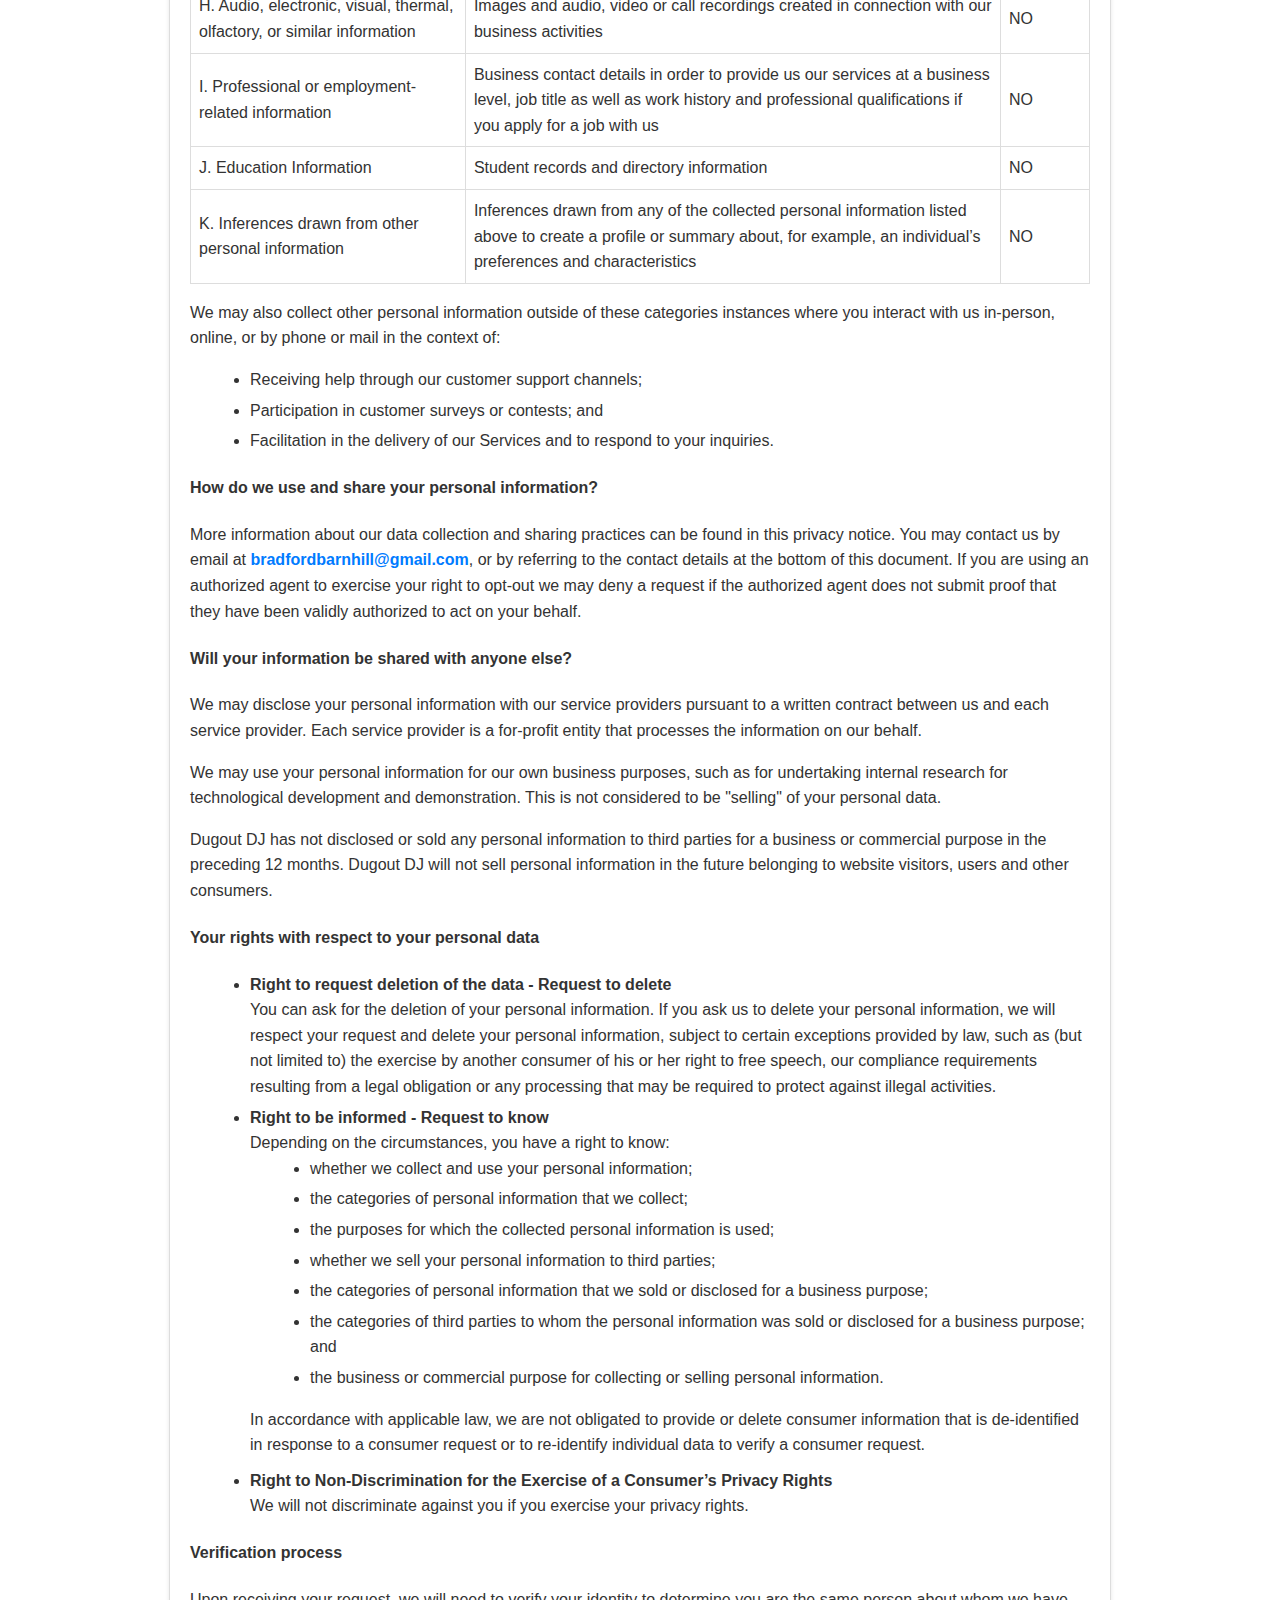
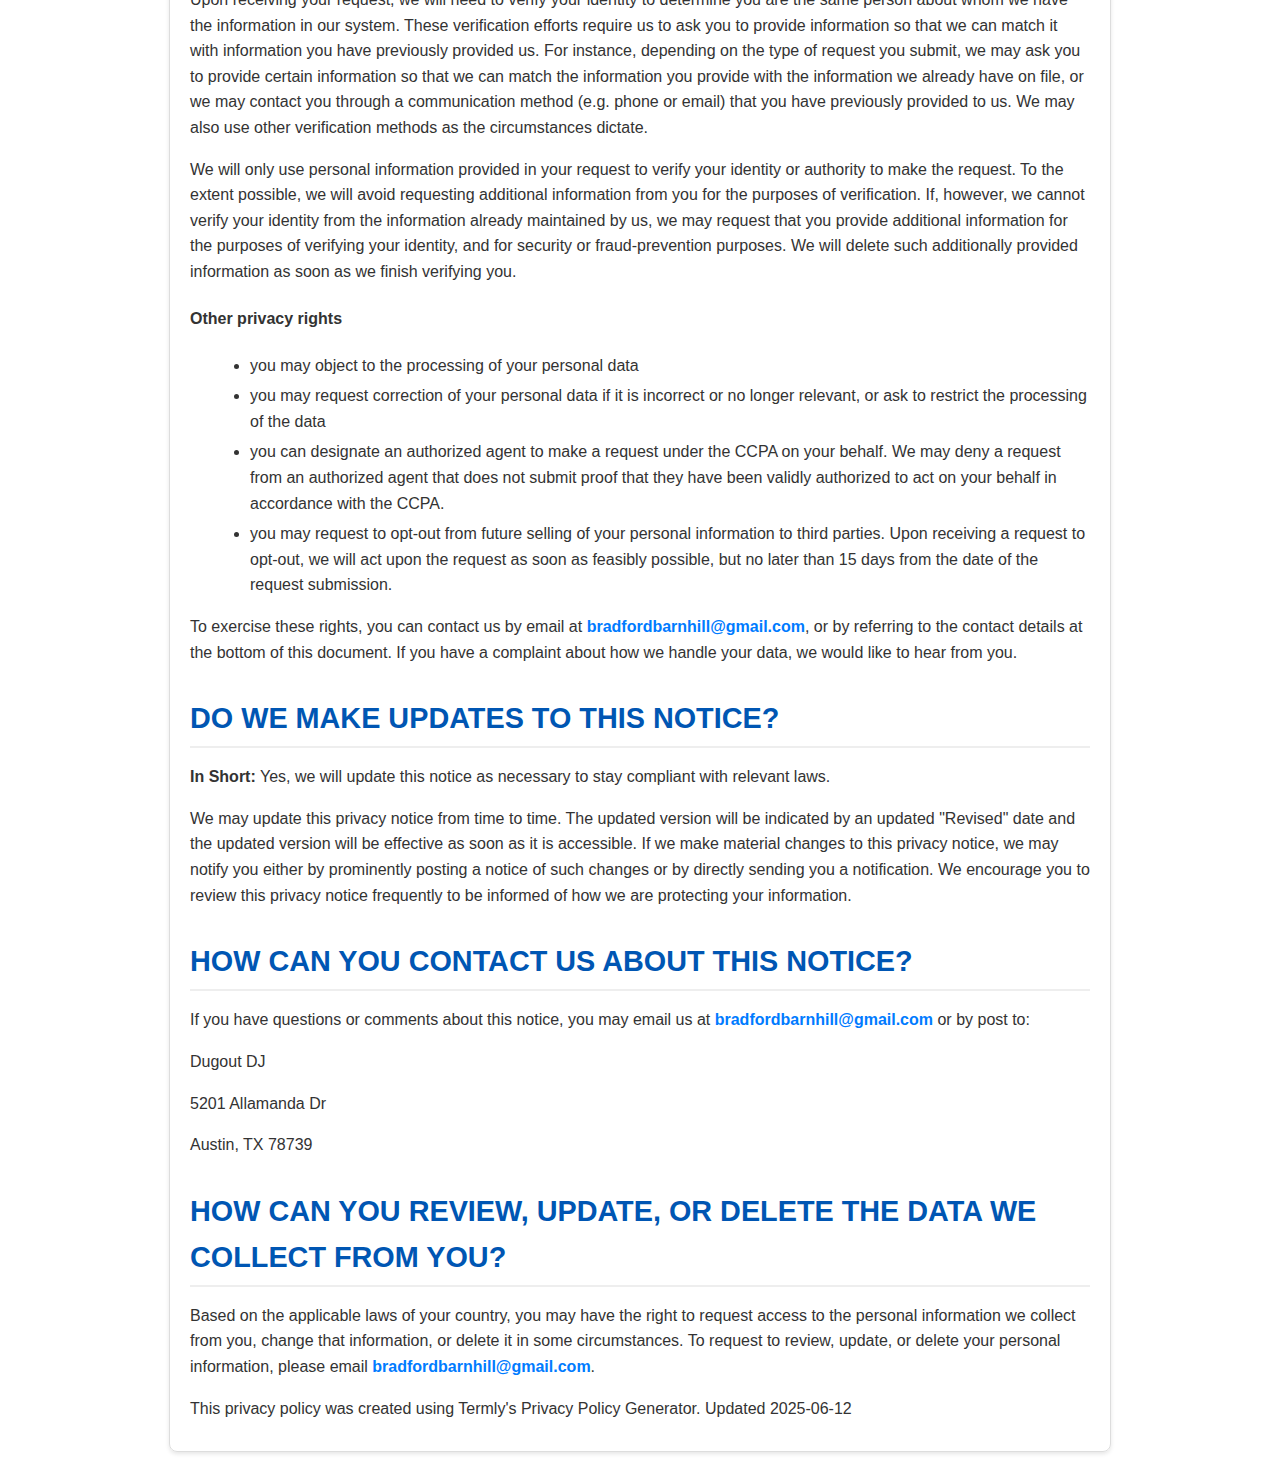
<file: dugoutdj_privacy.html>
<!DOCTYPE html>
<html lang="en">
<head>
    <meta charset="UTF-8">
    <meta name="viewport" content="width=device-width, initial-scale=1.0">
    <title>Privacy Notice - Dugout DJ</title>
    <style>
        body {
            font-family: Arial, sans-serif;
            line-height: 1.6;
            color: #333;
            max-width: 900px;
            margin: 20px auto;
            padding: 20px;
            border: 1px solid #ddd;
            border-radius: 8px;
            box-shadow: 0 2px 4px rgba(0,0,0,0.1);
        }
        h1, h2, h3 {
            color: #0056b3;
            margin-bottom: 15px;
        }
        h1 {
            text-align: center;
            font-size: 2.5em;
        }
        h2 {
            font-size: 1.8em;
            border-bottom: 2px solid #eee;
            padding-bottom: 5px;
            margin-top: 30px;
        }
        h3 {
            font-size: 1.4em;
            margin-top: 20px;
        }
        p {
            margin-bottom: 10px;
        }
        a {
            color: #007bff;
            text-decoration: none;
        }
        a:hover {
            text-decoration: underline;
        }
        ul {
            list-style-type: disc;
            margin-left: 20px;
            margin-bottom: 10px;
        }
        li {
            margin-bottom: 5px;
        }
        .last-updated {
            text-align: center;
            font-style: italic;
            color: #666;
            margin-bottom: 20px;
        }
        .contact-email {
            font-weight: bold;
        }
        table {
            width: 100%;
            border-collapse: collapse;
            margin-top: 15px;
            margin-bottom: 15px;
        }
        table, th, td {
            border: 1px solid #ddd;
        }
        th, td {
            padding: 8px;
            text-align: left;
        }
        th {
            background-color: #f2f2f2;
        }
    </style>
</head>
<body>
    <h1>PRIVACY NOTICE</h1>
    <p class="last-updated">Last updated June 12, 2025</p>

    <p>Thank you for choosing to be part of our community at Dugout DJ ("Company," "we," "us," or "our"). We are committed to protecting your personal information and your right to privacy. If you have any questions or concerns about this privacy notice or our practices with regard to your personal information, please contact us at <a href="mailto:bradfordbarnhill@gmail.com" class="contact-email">bradfordbarnhill@gmail.com</a>.</p>

    <p>This privacy notice describes how we might use your information if you:</p>
    <ul>
        <li>Download and use our mobile application — Dugout DJ</li>
        <li>Engage with us in other related ways ― including any sales, marketing, or events</li>
    </ul>

    <p>In this privacy notice, if we refer to:</p>
    <ul>
        <li>"App," we are referring to any application of ours that references or links to this policy, including any listed above</li>
        <li>"Services," we are referring to our App, and other related services, including any sales, marketing, or events</li>
    </ul>

    <p>The purpose of this privacy notice is to explain to you in the clearest way possible what information we collect, how we use it, and what rights you have in relation to it. If there are any terms in this privacy notice that you do not agree with, please discontinue use of our Services immediately. Please read this privacy notice carefully, as it will help you understand what we do with the information that we collect.</p>

    <h2>TABLE OF CONTENTS</h2>
    <ul>
        <li><a href="#info-we-collect">WHAT INFORMATION DO WE COLLECT?</a></li>
        <li><a href="#info-shared">WILL YOUR INFORMATION BE SHARED WITH ANYONE?</a></li>
        <li><a href="#social-logins">HOW DO WE HANDLE YOUR SOCIAL LOGINS?</a></li>
        <li><a href="#info-retention">HOW LONG DO WE KEEP YOUR INFORMATION?</a></li>
        <li><a href="#info-security">HOW DO WE KEEP YOUR INFORMATION SAFE?</a></li>
        <li><a href="#privacy-rights">WHAT ARE YOUR PRIVACY RIGHTS?</a></li>
        <li><a href="#dnt-features">CONTROLS FOR DO-NOT-TRACK FEATURES</a></li>
        <li><a href="#california-residents">DO CALIFORNIA RESIDENTS HAVE SPECIFIC PRIVACY RIGHTS?</a></li>
        <li><a href="#updates-to-notice">DO WE MAKE UPDATES TO THIS NOTICE?</a></li>
        <li><a href="#contact-us">HOW CAN YOU CONTACT US ABOUT THIS NOTICE?</a></li>
        <li><a href="#review-update-delete">HOW CAN YOU REVIEW, UPDATE OR DELETE THE DATA WE COLLECT FROM YOU?</a></li>
    </ul>

    <h2 id="info-we-collect">WHAT INFORMATION DO WE COLLECT?</h2>
    <h3>Personal information you disclose to us</h3>
    <p><strong>In Short:</strong> We collect personal information that you provide to us.</p>
    <p>We collect personal information that you voluntarily provide to us when you express an interest in obtaining information about us or our products and Services, when you participate in activities on the App or otherwise when you contact us. The personal information that we collect depends on the context of your interactions with us and the App, the choices you make and the products and features you use. The personal information we collect may include the following:</p>
    <ul>
        <li><strong>Personal Information Provided by You.</strong> We collect email addresses; names; and other similar information.</li>
        <li><strong>Social Media Login Data.</strong> We may provide you with the option to register with us using your existing social media account details, like your Facebook, Twitter or other social media account. If you choose to register in this way, we will collect the information described in the section called "HOW DO WE HANDLE YOUR SOCIAL LOGINS?" below.</li>
    </ul>
    <p>All personal information that you provide to us must be true, complete and accurate, and you must notify us of any changes to such personal information.</p>

    <h3>Information automatically collected</h3>
    <p><strong>In Short:</strong> Some information — such as your Internet Protocol (IP) address and/or browser and device characteristics — is collected automatically when you visit our App.</p>
    <p>We automatically collect certain information when you visit, use or navigate the App. This information does not reveal your specific identity (like your name or contact information) but may include device and usage information, such as your IP address, browser and device characteristics, operating system, language preferences, referring URLs, device name, country, location, information about how and when you use our App and other technical information. This information is primarily needed to maintain the security and operation of our App, and for our internal analytics and reporting purposes.</p>
    <p>The information we collect includes:</p>
    <ul>
        <li><strong>Log and Usage Data.</strong> Log and usage data is service-related, diagnostic, usage and performance information our servers automatically collect when you access or use our App and which we record in log files. Depending on how you interact with us, this log data may include your IP address, device information, browser type and settings and information about your activity in the App (such as the date/time stamps associated with your usage, pages and files viewed, searches and other actions you take such as which features you use), device event information (such as system activity, error reports (sometimes called 'crash dumps') and hardware settings).</li>
        <li><strong>Device Data.</strong> We collect device data such as information about your computer, phone, tablet or other device you use to access the App. Depending on the device used, this device data may include information such as your IP address (or proxy server), device and application identification numbers, location, browser type, hardware model Internet service provider and/or mobile carrier, operating system and system configuration information.</li>
    </ul>

    <h3>Information collected through our App</h3>
    <p><strong>In Short:</strong> We collect information regarding your mobile device, when you use our App.</p>
    <p>If you use our App, we also collect the following information:</p>
    <ul>
        <li><strong>Mobile Device Access.</strong> We may request access or permission to certain features from your mobile device, including your mobile device's bluetooth, storage, and other features. If you wish to change our access or permissions, you may do so in your device's settings. This information is primarily needed to maintain the security and operation of our App, for troubleshooting and for our internal analytics and reporting purposes.</li>
    </ul>

    <h2 id="info-shared">WILL YOUR INFORMATION BE SHARED WITH ANYONE?</h2>
    <p><strong>In Short:</strong> We only share information with your consent, to comply with laws, to provide you with services, to protect your rights, or to fulfill business obligations.</p>
    <p>We may process or share your data that we hold based on the following legal basis:</p>
    <ul>
        <li><strong>Consent:</strong> We may process your data if you have given us specific consent to use your personal information for a specific purpose.</li>
        <li><strong>Legitimate Interests:</strong> We may process your data when it is reasonably necessary to achieve our legitimate business interests.</li>
        <li><strong>Performance of a Contract:</strong> Where we have entered into a contract with you, we may process your personal information to fulfill the terms of our contract.</li>
        <li><strong>Legal Obligations:</strong> We may disclose your information where we are legally required to do so in order to comply with applicable law, governmental requests, a judicial proceeding, court order, or legal process, such as in response to a court order or a subpoena (including in response to public authorities to meet national security or law enforcement requirements).</li>
        <li><strong>Vital Interests:</strong> We may disclose your information where we believe it is necessary to investigate, prevent, or take action regarding potential violations of our policies, suspected fraud, situations involving potential threats to the safety of any person and illegal activities, or as evidence in litigation in which we are involved.</li>
    </ul>
    <p>More specifically, we may need to process your data or share your personal information in the following situations:</p>
    <ul>
        <li><strong>Business Transfers.</strong> We may share or transfer your information in connection with, or during negotiations of, any merger, sale of company assets, financing, or acquisition of all or a portion of our business to another company.</li>
    </ul>

    <h2 id="social-logins">HOW DO WE HANDLE YOUR SOCIAL LOGINS?</h2>
    <p><strong>In Short:</strong> If you choose to register or log in to our services using a social media account, we may have access to certain information about you.</p>
    <p>Our App offers you the ability to register and login using your third-party social media account details (like your Facebook or Twitter logins). Where you choose to do this, we will receive certain profile information about you from your social media provider. The profile information we receive may vary depending on the social media provider concerned, but will often include your name, email address, friends list, profile picture as well as other information you choose to make public on such social media platform.</p>
    <p>We will use the information we receive only for the purposes that are described in this privacy notice or that are otherwise made clear to you on the relevant App. Please note that we do not control, and are not responsible for, other uses of your personal information by your third-party social media provider. We recommend that you review their privacy notice to understand how they collect, use and share your personal information, and how you can set your privacy preferences on their sites and apps.</p>

    <h2 id="info-retention">HOW LONG DO WE KEEP YOUR INFORMATION?</h2>
    <p><strong>In Short:</strong> We keep your information for as long as necessary to fulfill the purposes outlined in this privacy notice unless otherwise required by law.</p>
    <p>We will only keep your personal information for as long as it is necessary for the purposes set out in this privacy notice, unless a longer retention period is required or permitted by law (such as tax, accounting or other legal requirements). No purpose in this notice will require us keeping your personal information for longer than 2 years.</p>
    <p>When we have no ongoing legitimate business need to process your personal information, we will either delete or anonymize such information, or, if this is not possible (for example, because your personal information has been stored in backup archives), then we will securely store your personal information and isolate it from any further processing until deletion is possible.</p>

    <h2 id="info-security">HOW DO WE KEEP YOUR INFORMATION SAFE?</h2>
    <p><strong>In Short:</strong> We aim to protect your personal information through a system of organizational and technical security measures.</p>
    <p>We have implemented appropriate technical and organizational security measures designed to protect the security of any personal information we process. However, despite our safeguards and efforts to secure your information, no electronic transmission over the Internet or information storage technology can be guaranteed to be 100% secure, so we cannot promise or guarantee that hackers, cybercriminals, or other unauthorized third parties will not be able to defeat our security, and improperly collect, access, steal, or modify your information. Although we will do our best to protect your personal information, transmission of personal information to and from our App is at your own risk. You should only access the App within a secure environment.</p>

    <h2 id="privacy-rights">WHAT ARE YOUR PRIVACY RIGHTS?</h2>
    <p><strong>In Short:</strong> In some regions, such as the European Economic Area (EEA) and United Kingdom (UK), you have rights that allow you greater access to and control over your personal information. You may review, change, or terminate your account at any time.</p>
    <p>In some regions (like the EEA and UK), you have certain rights under applicable data protection laws. These may include the right (i) to request access and obtain a copy of your personal information, (ii) to request rectification or erasure; (iii) to restrict the processing of your personal information; and (iv) if applicable, to data portability. In certain circumstances, you may also have the right to object to the processing of your personal information. To make such a request, please use the contact details provided below. We will consider and act upon any request in accordance with applicable data protection laws.</p>
    <p>If we are relying on your consent to process your personal information, you have the right to withdraw your consent at any time. Please note however that this will not affect the lawfulness of the processing before its withdrawal, nor will it affect the processing of your personal information conducted in reliance on lawful processing grounds other than consent.</p>
    <p>If you are a resident in the EEA or UK and you believe we are unlawfully processing your personal information, you also have the right to complain to your local data protection supervisory authority. You can find their contact details here: <a href="https://ec.europa.eu/justice/data-protection/bodies/authorities/index_en.htm" target="_blank">https://ec.europa.eu/justice/data-protection/bodies/authorities/index_en.htm</a>.</p>
    <p>If you are a resident in Switzerland, the contact details for the data protection authorities are available here: <a href="https://www.edoeb.admin.ch/edoeb/en/home.html" target="_blank">https://www.edoeb.admin.ch/edoeb/en/home.html</a>.</p>

    <h2 id="dnt-features">CONTROLS FOR DO-NOT-TRACK FEATURES</h2>
    <p>Most web browsers and some mobile operating systems and mobile applications include a Do-Not-Track ("DNT") feature or setting you can activate to signal your privacy preference not to have data about your online Browse activities monitored and collected. At this stage no uniform technology standard for recognizing and implementing DNT signals has been finalized. As such, we do not currently respond to DNT browser signals or any other mechanism that automatically communicates your choice not to be tracked online. If a standard for online tracking is adopted that we must follow in the future, we will inform you about that practice in a revised version of this privacy notice.</p>

    <h2 id="california-residents">DO CALIFORNIA RESIDENTS HAVE SPECIFIC PRIVACY RIGHTS?</h2>
    <p><strong>In Short:</strong> Yes, if you are a resident of California, you are granted specific rights regarding access to your personal information.</p>
    <p>California Civil Code Section 1798.83, also known as the "Shine The Light" law, permits our users who are California residents to request and obtain from us, once a year and free of charge, information about categories of personal information (if any) we disclosed to third parties for direct marketing purposes and the names and addresses of all third parties with which we shared personal information in the immediately preceding calendar year. If you are a California resident and would like to make such a request, please submit your request in writing to us using the contact information provided below.</p>
    <p>If you are under 18 years of age, reside in California, and have a registered account with the App, you have the right to request removal of unwanted data that you publicly post on the App. To request removal of such data, please contact us using the contact information provided below, and include the email address associated with your account and a statement that you reside in California. We will make sure the data is not publicly displayed on the App, but please be aware that the data may not be completely or comprehensively removed from all our systems (e.g. backups, etc.).</p>

    <h3>CCPA Privacy Notice</h3>
    <p>The California Code of Regulations defines a "resident" as:</p>
    <p>(1) every individual who is in the State of California for other than a temporary or transitory purpose and<br>
    (2) every individual who is domiciled in the State of California who is outside the State of California for a temporary or transitory purpose</p>
    <p>All other individuals are defined as "non-residents."</p>
    <p>If this definition of "resident" applies to you, we must adhere to certain rights and obligations regarding your personal information.</p>

    <h4>What categories of personal information do we collect?</h4>
    <p>We have collected the following categories of personal information in the past twelve (12) months:</p>
    <table>
        <thead>
            <tr>
                <th>Category</th>
                <th>Examples</th>
                <th>Collected</th>
            </tr>
        </thead>
        <tbody>
            <tr>
                <td>A. Identifiers</td>
                <td>Contact details, such as real name, alias, postal address, telephone or mobile contact number, unique personal identifier, online identifier, Internet Protocol address, email address and account name</td>
                <td>NO</td>
            </tr>
            <tr>
                <td>B. Personal information categories listed in the California Customer Records statute</td>
                <td>Name, contact information, education, employment, employment history and financial information</td>
                <td>YES</td>
            </tr>
            <tr>
                <td>C. Protected classification characteristics under California or federal law</td>
                <td>Gender and date of birth</td>
                <td>NO</td>
            </tr>
            <tr>
                <td>D. Commercial information</td>
                <td>Transaction information, purchase history, financial details and payment information</td>
                <td>NO</td>
            </tr>
            <tr>
                <td>E. Biometric information</td>
                <td>Fingerprints and voiceprints</td>
                <td>NO</td>
            </tr>
            <tr>
                <td>F. Internet or other similar network activity</td>
                <td>Browse history, search history, online behavior, interest data, and interactions with our and other websites, applications, systems and advertisements</td>
                <td>NO</td>
            </tr>
            <tr>
                <td>G. Geolocation data</td>
                <td>Device location</td>
                <td>NO</td>
            </tr>
            <tr>
                <td>H. Audio, electronic, visual, thermal, olfactory, or similar information</td>
                <td>Images and audio, video or call recordings created in connection with our business activities</td>
                <td>NO</td>
            </tr>
            <tr>
                <td>I. Professional or employment-related information</td>
                <td>Business contact details in order to provide us our services at a business level, job title as well as work history and professional qualifications if you apply for a job with us</td>
                <td>NO</td>
            </tr>
            <tr>
                <td>J. Education Information</td>
                <td>Student records and directory information</td>
                <td>NO</td>
            </tr>
            <tr>
                <td>K. Inferences drawn from other personal information</td>
                <td>Inferences drawn from any of the collected personal information listed above to create a profile or summary about, for example, an individual’s preferences and characteristics</td>
                <td>NO</td>
            </tr>
        </tbody>
    </table>
    <p>We may also collect other personal information outside of these categories instances where you interact with us in-person, online, or by phone or mail in the context of:</p>
    <ul>
        <li>Receiving help through our customer support channels;</li>
        <li>Participation in customer surveys or contests; and</li>
        <li>Facilitation in the delivery of our Services and to respond to your inquiries.</li>
    </ul>

    <h4>How do we use and share your personal information?</h4>
    <p>More information about our data collection and sharing practices can be found in this privacy notice. You may contact us by email at <a href="mailto:bradfordbarnhill@gmail.com" class="contact-email">bradfordbarnhill@gmail.com</a>, or by referring to the contact details at the bottom of this document. If you are using an authorized agent to exercise your right to opt-out we may deny a request if the authorized agent does not submit proof that they have been validly authorized to act on your behalf.</p>

    <h4>Will your information be shared with anyone else?</h4>
    <p>We may disclose your personal information with our service providers pursuant to a written contract between us and each service provider. Each service provider is a for-profit entity that processes the information on our behalf.</p>
    <p>We may use your personal information for our own business purposes, such as for undertaking internal research for technological development and demonstration. This is not considered to be "selling" of your personal data.</p>
    <p>Dugout DJ has not disclosed or sold any personal information to third parties for a business or commercial purpose in the preceding 12 months. Dugout DJ will not sell personal information in the future belonging to website visitors, users and other consumers.</p>

    <h4>Your rights with respect to your personal data</h4>
    <ul>
        <li><strong>Right to request deletion of the data - Request to delete</strong><br>
            You can ask for the deletion of your personal information. If you ask us to delete your personal information, we will respect your request and delete your personal information, subject to certain exceptions provided by law, such as (but not limited to) the exercise by another consumer of his or her right to free speech, our compliance requirements resulting from a legal obligation or any processing that may be required to protect against illegal activities.</li>
        <li><strong>Right to be informed - Request to know</strong><br>
            Depending on the circumstances, you have a right to know:
            <ul>
                <li>whether we collect and use your personal information;</li>
                <li>the categories of personal information that we collect;</li>
                <li>the purposes for which the collected personal information is used;</li>
                <li>whether we sell your personal information to third parties;</li>
                <li>the categories of personal information that we sold or disclosed for a business purpose;</li>
                <li>the categories of third parties to whom the personal information was sold or disclosed for a business purpose; and</li>
                <li>the business or commercial purpose for collecting or selling personal information.</li>
            </ul>
            <p>In accordance with applicable law, we are not obligated to provide or delete consumer information that is de-identified in response to a consumer request or to re-identify individual data to verify a consumer request.</p>
        </li>
        <li><strong>Right to Non-Discrimination for the Exercise of a Consumer’s Privacy Rights</strong><br>
            We will not discriminate against you if you exercise your privacy rights.</li>
    </ul>

    <h4>Verification process</h4>
    <p>Upon receiving your request, we will need to verify your identity to determine you are the same person about whom we have the information in our system. These verification efforts require us to ask you to provide information so that we can match it with information you have previously provided us. For instance, depending on the type of request you submit, we may ask you to provide certain information so that we can match the information you provide with the information we already have on file, or we may contact you through a communication method (e.g. phone or email) that you have previously provided to us. We may also use other verification methods as the circumstances dictate.</p>
    <p>We will only use personal information provided in your request to verify your identity or authority to make the request. To the extent possible, we will avoid requesting additional information from you for the purposes of verification. If, however, we cannot verify your identity from the information already maintained by us, we may request that you provide additional information for the purposes of verifying your identity, and for security or fraud-prevention purposes. We will delete such additionally provided information as soon as we finish verifying you.</p>

    <h4>Other privacy rights</h4>
    <ul>
        <li>you may object to the processing of your personal data</li>
        <li>you may request correction of your personal data if it is incorrect or no longer relevant, or ask to restrict the processing of the data</li>
        <li>you can designate an authorized agent to make a request under the CCPA on your behalf. We may deny a request from an authorized agent that does not submit proof that they have been validly authorized to act on your behalf in accordance with the CCPA.</li>
        <li>you may request to opt-out from future selling of your personal information to third parties. Upon receiving a request to opt-out, we will act upon the request as soon as feasibly possible, but no later than 15 days from the date of the request submission.</li>
    </ul>
    <p>To exercise these rights, you can contact us by email at <a href="mailto:bradfordbarnhill@gmail.com" class="contact-email">bradfordbarnhill@gmail.com</a>, or by referring to the contact details at the bottom of this document. If you have a complaint about how we handle your data, we would like to hear from you.</p>

    <h2 id="updates-to-notice">DO WE MAKE UPDATES TO THIS NOTICE?</h2>
    <p><strong>In Short:</strong> Yes, we will update this notice as necessary to stay compliant with relevant laws.</p>
    <p>We may update this privacy notice from time to time. The updated version will be indicated by an updated "Revised" date and the updated version will be effective as soon as it is accessible. If we make material changes to this privacy notice, we may notify you either by prominently posting a notice of such changes or by directly sending you a notification. We encourage you to review this privacy notice frequently to be informed of how we are protecting your information.</p>

    <h2 id="contact-us">HOW CAN YOU CONTACT US ABOUT THIS NOTICE?</h2>
    <p>If you have questions or comments about this notice, you may email us at <a href="mailto:bradfordbarnhill@gmail.com" class="contact-email">bradfordbarnhill@gmail.com</a> or by post to:</p>
    <p>Dugout DJ</p>
	<p>5201 Allamanda Dr</p>
	<p>Austin, TX 78739</p>

    <h2 id="review-update-delete">HOW CAN YOU REVIEW, UPDATE, OR DELETE THE DATA WE COLLECT FROM YOU?</h2>
    <p>Based on the applicable laws of your country, you may have the right to request access to the personal information we collect from you, change that information, or delete it in some circumstances. To request to review, update, or delete your personal information, please email <a href="mailto:bradfordbarnhill@gmail.com" class="contact-email">bradfordbarnhill@gmail.com</a>.</p>

    <p>This privacy policy was created using Termly's Privacy Policy Generator. Updated 2025-06-12</p>

</body>
</html>
</file>
<file: css/default.css>
/*
=====================================================================
*   Ceevee v1.0 Default Stylesheet
*   url: styleshout.com
*   03-17-2014
=====================================================================

TOC:
a. Webfonts and Icon fonts
b. Reset
c. Default Styles
   1. Basic
   2. Typography
   3. Links
   4. Images
   5. Buttons
   6. Forms
d. Grid
e. Others
   1. Clearing
   2. Misc

=====================================================================  */

/* ------------------------------------------------------------------ */
/* a. Webfonts and Icon fonts
 ------------------------------------------------------------------ */

@import url("fonts.css");
@import url("fontello/css/fontello.css");
@import url("font-awesome/css/font-awesome.min.css");

/* ------------------------------------------------------------------
/* b. Reset
      Adapted from:
      Normalize.css - https://github.com/necolas/normalize.css/
      HTML5 Doctor Reset - html5doctor.com/html-5-reset-stylesheet/
/* ------------------------------------------------------------------ */

html, body, div, span, object, iframe,
h1, h2, h3, h4, h5, h6, p, blockquote, pre,
abbr, address, cite, code,
del, dfn, em, img, ins, kbd, q, samp,
small, strong, sub, sup, var,
b, i,
dl, dt, dd, ol, ul, li,
fieldset, form, label, legend,
table, caption, tbody, tfoot, thead, tr, th, td,
article, aside, canvas, details, figcaption, figure,
footer, header, hgroup, menu, nav, section, summary,
time, mark, audio, video {
   margin: 0;
   padding: 0;
   border: 0;
   outline: 0;
   font-size: 100%;
   vertical-align: baseline;
   background: transparent;
}

article,aside,details,figcaption,figure,
footer,header,hgroup,menu,nav,section {
   display: block;
}

audio,
canvas,
video {
   display: inline-block;
}

audio:not([controls]) {
   display: none;
   height: 0;
}

[hidden] { display: none; }

code, kbd, pre, samp {
   font-family: monospace, serif;
   font-size: 1em;
}

pre {
   white-space: pre;
   white-space: pre-wrap;
   word-wrap: break-word;
}

blockquote, q { quotes: &#8220 &#8220; }

blockquote:before, blockquote:after,
q:before, q:after {
   content: '';
   content: none;
}

ins {
   background-color: #ff9;
   color: #000;
   text-decoration: none;
}

mark {
   background-color: #A7F4F6;
   color: #555;
}

del { text-decoration: line-through; }

abbr[title], dfn[title] {
   border-bottom: 1px dotted;
   cursor: help;
}

table {
   border-collapse: collapse;
   border-spacing: 0;
}


/* ------------------------------------------------------------------ */
/* c. Default and Basic Styles
      Adapted from:
      Skeleton CSS Framework - http://www.getskeleton.com/
      Typeplate Typographic Starter Kit - http://typeplate.com/
/* ------------------------------------------------------------------ */

/*  1. Basic  ------------------------------------------------------- */

*,
*:before,
*:after {
   -moz-box-sizing: border-box;
   -webkit-box-sizing: border-box;
   box-sizing: border-box;
}

html {
   font-size: 62.5%;
   -webkit-font-smoothing: antialiased;
}

body {
   background: #fff;
   font-family: 'opensans-regular', sans-serif;
   font-weight: normal;
   font-size: 15px;
   line-height: 30px;
	color: #838C95;

   -webkit-font-smoothing: antialiased; /* Fix for webkit rendering */
	-webkit-text-size-adjust: 100%;
}

/*  2. Typography
       Vertical rhythm with leading derived from 6
--------------------------------------------------------------------- */

h1, h2, h3, h4, h5, h6 {
   color: #313131;
	font-family: 'opensans-bold', sans-serif;
   font-weight: normal;
}
h1 a, h2 a, h3 a, h4 a, h5 a, h6 a { font-weight: inherit; }
h1 { font-size: 38px; line-height: 42px; margin-bottom: 12px; letter-spacing: -1px; }
h2 { font-size: 28px; line-height: 36px; margin-bottom: 6px; }
h3 { font-size: 22px; line-height: 30px; margin-bottom: 12px; }
h4 { font-size: 20px; line-height: 30px; margin-bottom: 6px; }
h5 { font-size: 18px; line-height: 30px; }
h6 { font-size: 14px; line-height: 30px; }
.subheader { }

p { margin: 0 0 30px 0; }
p img { margin: 0; }
p.lead {
   font: 19px/36px 'opensans-light', sans-serif;
   margin-bottom: 18px;
}

/* for 'em' and 'strong' tags, font-size and line-height should be same with
the body tag due to rendering problems in some browsers */
em { font: 15px/30px 'opensans-italic', sans-serif; }
strong, b { font: 15px/30px 'opensans-bold', sans-serif; }
small { font-size: 11px; line-height: inherit; }

/*	Blockquotes */
blockquote {
   margin: 30px 0px;
   padding-left: 40px;
   position: relative;
}
blockquote:before {
   content: "\201C";
   opacity: 0.45;
   font-size: 80px;
   line-height: 0px;
   margin: 0;
   font-family: arial, sans-serif;

   position: absolute;
   top:  30px;
	left: 0;
}
blockquote p {
   font-family: 'librebaskerville-italic', serif;
   padding: 0;
   font-size: 18px;
   line-height: 36px;
}
blockquote cite {
   display: block;
   font-size: 12px;
   font-style: normal;
   line-height: 18px;
}
blockquote cite:before { content: "\2014 \0020"; }
blockquote cite a,
blockquote cite a:visited { color: #8B9798; border: none }

/* ---------------------------------------------------------------------
/*  Pull Quotes Markup
/*
    <aside class="pull-quote">
		<blockquote>
			<p></p>
		</blockquote>
	 </aside>
/*
/* --------------------------------------------------------------------- */
.pull-quote {
   position: relative;
	padding: 18px 30px 18px 0px;
}
.pull-quote:before,
.pull-quote:after {
	height: 1em;
	opacity: 0.45;
	position: absolute;
	font-size: 80px;
   font-family: Arial, Sans-Serif;
}
.pull-quote:before {
	content: "\201C";
	top:  33px;
	left: 0;
}
.pull-quote:after {
	content: '\201D';
	bottom: -33px;
	right: 0;
}
.pull-quote blockquote {
   margin: 0;
}
.pull-quote blockquote:before {
   content: none;
}

/* Abbreviations */
abbr {
   font-family: 'opensans-bold', sans-serif;
	font-variant: small-caps;
	text-transform: lowercase;
   letter-spacing: .5px;
	color: gray;
}
abbr:hover { cursor: help; }

/* drop cap */
.drop-cap:first-letter {
	float: left;
	margin: 0;
	padding: 14px 6px 0 0;
	font-size: 84px;
	font-family: /* Copperplate */ 'opensans-bold', sans-serif;
   line-height: 60px;
	text-indent: 0;
	background: transparent;
	color: inherit;
}

hr { border: solid #E3E3E3; border-width: 1px 0 0; clear: both; margin: 11px 0 30px; height: 0; }


/*  3. Links  ------------------------------------------------------- */

a, a:visited {
   text-decoration: none;
   outline: 0;
   color: #11ABB0;

   -webkit-transition: color .3s ease-in-out;
   -moz-transition: color .3s ease-in-out;
   -o-transition: color .3s ease-in-out;
   transition: color .3s ease-in-out;
}
a:hover, a:focus { color: #313131; }
p a, p a:visited { line-height: inherit; }


/*  4. List  --------------------------------------------------------- */

ul, ol { margin-bottom: 24px; margin-top: 12px; }
ul { list-style: none outside; }
ol { list-style: decimal; }
ol, ul.square, ul.circle, ul.disc { margin-left: 30px; }
ul.square { list-style: square outside; }
ul.circle { list-style: circle outside; }
ul.disc { list-style: disc outside; }
ul ul, ul ol,
ol ol, ol ul { margin: 6px 0 6px 30px; }
ul ul li, ul ol li,
ol ol li, ol ul li { margin-bottom: 6px; }
li { line-height: 18px; margin-bottom: 12px; }
ul.large li { }
li p { }

/* ---------------------------------------------------------------------
/*  Stats Tab Markup

    <ul class="stats-tabs">
		<li><a href="#">[value]<b>[name]</b></a></li>
	 </ul>

    Extend this object into your markup.
/*
/* --------------------------------------------------------------------- */
.stats-tabs {
   padding: 0;
   margin: 24px 0;
}
.stats-tabs li {
	display: inline-block;
	margin: 0 10px 18px 0;
	padding: 0 10px 0 0;
	border-right: 1px solid #ccc;
}
.stats-tabs li:last-child {
	margin: 0;
	padding: 0;
	border: none;
}
.stats-tabs li a {
	display: inline-block;
	font-size: 22px;
	font-family: 'opensans-bold', sans-serif;
   border: none;
   color: #313131;
}
.stats-tabs li a:hover {
   color:#11ABB0;
}
.stats-tabs li a b {
	display: block;
	margin: 6px 0 0 0;
	font-size: 13px;
	font-family: 'opensans-regular', sans-serif;
   color: #8B9798;
}

/* definition list */
dl { margin: 12px 0; }
dt { margin: 0; color:#11ABB0; }
dd { margin: 0 0 0 20px; }

/* Lining Definition Style Markup */
.lining dt,
.lining dd {
	display: inline;
	margin: 0;
}
.lining dt + dt:before,
.lining dd + dt:before {
	content: "\A";
	white-space: pre;
}
.lining dd + dd:before {
	content: ", ";
}
.lining dd:before {
	content: ": ";
	margin-left: -0.2em;
}

/* Dictionary Definition Style Markup */
.dictionary-style dt {
	display: inline;
	counter-reset: definitions;
}
.dictionary-style dt + dt:before {
	content: ", ";
	margin-left: -0.2em;
}
.dictionary-style dd {
	display: block;
	counter-increment: definitions;
}
.dictionary-style dd:before {
	content: counter(definitions, decimal) ". ";
}

/* Pagination */
.pagination {
   margin: 36px auto;
   text-align: center;
}
.pagination ul li {
   display: inline-block;
   margin: 0;
   padding: 0;
}
.pagination .page-numbers {
   font: 15px/18px 'opensans-bold', sans-serif;
   display: inline-block;
   padding: 6px 10px;
   margin-right: 3px;
   margin-bottom: 6px;
	color: #6E757C;
	background-color: #E6E8EB;

	-webkit-transition: all 200ms ease-in-out;
	-moz-transition: all 200ms ease-in-out;
	-o-transition: all 200ms ease-in-out;
	-ms-transition: all 200ms ease-in-out;
	transition: all 200ms ease-in-out;

   -moz-border-radius: 3px;
   -webkit-border-radius: 3px;
   -khtml-border-radius: 3px;
	border-radius: 3px;
}
.pagination .page-numbers:hover {
   background: #838A91;
   color: #fff;
}
.pagination .current,
.pagination .current:hover {
   background-color: #11ABB0;
   color: #fff;
}
.pagination .inactive,
.pagination .inactive:hover {
   background-color: #E6E8EB;
	color: #A9ADB2;
}
.pagination .prev, .pagination .next {}

/*  5. Images  --------------------------------------------------------- */

img {
   max-width: 100%;
   height: auto;
}
img.pull-right { margin: 12px 0px 0px 18px; }
img.pull-left { margin: 12px 18px 0px 0px; }

/*  6. Buttons  --------------------------------------------------------- */

.button,
.button:visited,
button,
input[type="submit"],
input[type="reset"],
input[type="button"] {
   font: 16px/30px 'opensans-bold', sans-serif;
   background: #11ABB0;
   display: inline-block;
	text-decoration: none;
   letter-spacing: 0;
   color: #fff;
	padding: 12px 20px;
	margin-bottom: 18px;
   border: none;
   cursor: pointer;
   height: auto;

   -webkit-transition: all .2s ease-in-out;
	-moz-transition: all .2s ease-in-out;
	-o-transition: all .2s ease-in-out;
	-ms-transition: all .2s ease-in-out;
	transition: all .2s ease-in-out;

   -moz-border-radius: 3px;
   -webkit-border-radius: 3px;
   -khtml-border-radius: 3px;
   border-radius: 3px;
}

.button:hover,
button:hover,
input[type="submit"]:hover,
input[type="reset"]:hover,
input[type="button"]:hover {
   background: #3d4145;
   color: #fff;
}

.button:active,
button:active,
input[type="submit"]:active,
input[type="reset"]:active,
input[type="button"]:active {
   background: #3d4145;
   color: #fff;
}

.button.full-width,
button.full-width,
input[type="submit"].full-width,
input[type="reset"].full-width,
input[type="button"].full-width {
	width: 100%;
	padding-left: 0 !important;
	padding-right: 0 !important;
	text-align: center;
}

/* Fix for odd Mozilla border & padding issues */
button::-moz-focus-inner,
input::-moz-focus-inner {
    border: 0;
    padding: 0;
}


/*  7. Forms  --------------------------------------------------------- */

form { margin-bottom: 24px; }
fieldset { margin-bottom: 24px; }

input[type="text"],
input[type="password"],
input[type="email"],
textarea,
select {
   display: block;
   padding: 18px 15px;
   margin: 0 0 24px 0;
   border: 0;
   outline: none;
   vertical-align: middle;
   min-width: 225px;
	max-width: 100%;
   font-size: 15px;
   line-height: 24px;
	color: #647373;
	background: #D3D9D9;

}

/* select { padding: 0;
   width: 220px;
   } */

input[type="text"]:focus,
input[type="password"]:focus,
input[type="email"]:focus,
textarea:focus {
   color: #B3B7BC;
	background-color: #3d4145;
}

textarea { min-height: 220px; }

label,
legend {
   font: 16px/24px 'opensans-bold', sans-serif;
	margin: 12px 0;
   color: #3d4145;
   display: block;
}
label span,
legend span {
	color: #8B9798;
   font: 14px/24px 'opensans-regular', sans-serif;
}

input[type="checkbox"],
input[type="radio"] {
    font-size: 15px;
    color: #737373;
}

input[type="checkbox"] { display: inline; }

/* ------------------------------------------------------------------ */
/* d. Grid
---------------------------------------------------------------------
   gutter = 40px.
/* ------------------------------------------------------------------ */

/* default
--------------------------------------------------------------- */
.row {
   width: 96%;
   max-width: 1020px;
   margin: 0 auto;
}
/* fixed width for IE8 */
.ie .row { width: 1000px ; }

.narrow .row { max-width: 980px; }

.row .row { width: auto; max-width: none; margin: 0 -20px; }

/* row clearing */
.row:before,
.row:after {
    content: " ";
    display: table;
}
.row:after {
    clear: both;
}

.column, .columns {
   position: relative;
   padding: 0 20px;
   min-height: 1px;
   float: left;
}
.column.centered, .columns.centered  {
    float: none;
    margin: 0 auto;
}

/* removed gutters */
.row.collapsed > .column,
.row.collapsed > .columns,
.column.collapsed, .columns.collapsed  { padding: 0; }

[class*="column"] + [class*="column"]:last-child { float: right; }
[class*="column"] + [class*="column"].end { float: right; }

/* column widths */
.row .one         { width: 8.33333%; }
.row .two         { width: 16.66667%; }
.row .three       { width: 25%; }
.row .four        { width: 33.33333%; }
.row .five        { width: 41.66667%; }
.row .six         { width: 50%; }
.row .seven       { width: 58.33333%; }
.row .eight       { width: 66.66667%; }
.row .nine        { width: 75%; }
.row .ten         { width: 83.33333%; }
.row .eleven      { width: 91.66667%; }
.row .twelve      { width: 100%; }

/* Offsets */
.row .offset-1    { margin-left: 8.33333%; }
.row .offset-2    { margin-left: 16.66667%; }
.row .offset-3    { margin-left: 25%; }
.row .offset-4    { margin-left: 33.33333%; }
.row .offset-5    { margin-left: 41.66667%; }
.row .offset-6    { margin-left: 50%; }
.row .offset-7    { margin-left: 58.33333%; }
.row .offset-8    { margin-left: 66.66667%; }
.row .offset-9    { margin-left: 75%; }
.row .offset-10   { margin-left: 83.33333%; }
.row .offset-11   { margin-left: 91.66667%; }

/* Push/Pull */
.row .push-1      { left: 8.33333%; }
.row .pull-1      { right: 8.33333%; }
.row .push-2      { left: 16.66667%; 	}
.row .pull-2      { right: 16.66667%; }
.row .push-3      { left: 25%; }
.row .pull-3      { right: 25%;	}
.row .push-4      { left: 33.33333%; }
.row .pull-4      { right: 33.33333%; }
.row .push-5      { left: 41.66667%; }
.row .pull-5      { right: 41.66667%; }
.row .push-6      { left: 50%; }
.row .pull-6      { right: 50%; }
.row .push-7      { left: 58.33333%; }
.row .pull-7      { right: 58.33333%; }
.row .push-8      { left: 66.66667%; 	}
.row .pull-8      { right: 66.66667%; }
.row .push-9      { left: 75%; }
.row .pull-9      { right: 75%; }
.row .push-10     { left: 83.33333%; }
.row .pull-10     { right: 83.33333%; }
.row .push-11     { left: 91.66667%; }
.row .pull-11     { right: 91.66667%; }

/* block grids
--------------------------------------------------------------------- */
.bgrid-sixths [class*="column"]   { width: 16.66667%; }
.bgrid-quarters [class*="column"] { width: 25%; }
.bgrid-thirds [class*="column"]   { width: 33.33333%; }
.bgrid-halves [class*="column"]   { width: 50%; }

[class*="bgrid"] [class*="column"] + [class*="column"]:last-child { float: left; }

/* Left clearing for block grid columns - columns that changes width in
different screen sizes. Allows columns with different heights to align
properly.
--------------------------------------------------------------------- */
.first { clear: left; }   /* first column in default screen */
.s-first { clear: none; } /* first column in smaller screens */

/* smaller screens
--------------------------------------------------------------- */
@media only screen and (max-width: 900px) {

   /* block grids on small screens */
   .s-bgrid-sixths [class*="column"]   { width: 16.66667%; }
   .s-bgrid-quarters [class*="column"] { width: 25%; }
   .s-bgrid-thirds [class*="column"]   { width: 33.33333%; }
   .s-bgrid-halves [class*="column"]   { width: 50%; }

   /* block grids left clearing */
   .first { clear: none; }
   .s-first { clear: left; }

}

/* mobile wide/smaller tablets
--------------------------------------------------------------- */
@media only screen and (max-width: 767px) {

   .row {
	   width: 460px;
	   margin: 0 auto;
      padding: 0;
	}
   .column, .columns {
	   width: auto !important;
	   float: none;
	   margin-left: 0;
	   margin-right: 0;
      padding: 0 30px;
   }
   .row .row { width: auto; max-width: none; margin: 0 -30px; }

   [class*="column"] + [class*="column"]:last-child { float: none; }
   [class*="bgrid"] [class*="column"] + [class*="column"]:last-child { float: none; }

   /* Offsets */
   .row .offset-1    { margin-left: 0%; }
   .row .offset-2    { margin-left: 0%; }
   .row .offset-3    { margin-left: 0%; }
   .row .offset-4    { margin-left: 0%; }
   .row .offset-5    { margin-left: 0%; }
   .row .offset-6    { margin-left: 0%; }
   .row .offset-7    { margin-left: 0%; }
   .row .offset-8    { margin-left: 0%; }
   .row .offset-9    { margin-left: 0%; }
   .row .offset-10   { margin-left: 0%; }
   .row .offset-11   { margin-left: 0%; }
}

/* mobile narrow
--------------------------------------------------------------- */
@media only screen and (max-width: 460px) {

   .row { width: auto; }

}

/* larger screens
--------------------------------------------------------------- */
@media screen and (min-width: 1200px) {

   .wide .row { max-width: 1180px; }

}

/* ------------------------------------------------------------------ */
/* e. Others
/* ------------------------------------------------------------------ */

/*  1. Clearing
    (http://nicolasgallagher.com/micro-clearfix-hack/
--------------------------------------------------------------------- */

.cf:before,
.cf:after {
    content: " ";
    display: table;
}
.cf:after {
    clear: both;
}

/*  2. Misc -------------------------------------------------------- */

.remove-bottom { margin-bottom: 0 !important; }
.half-bottom { margin-bottom: 12px !important; }
.add-bottom { margin-bottom: 24px !important; }
.no-border { border: none; }

.text-center  { text-align: center !important; }
.text-left    { text-align: left !important; }
.text-right   { text-align: right !important; }
.pull-left    { float: left !important; }
.pull-right   { float: right !important; }
.align-center {
	margin-left: auto !important;
	margin-right: auto !important;
	text-align: center !important;
}
</file>
<file: css/layout.css>
/*
=====================================================================
*   Ceevee v1.0 Layout Stylesheet
*   url: styleshout.com
*   03-18-2014
=====================================================================

   TOC:
   a. General Styles
   b. Header Styles
   c. About Section
   d. Resume Section
   e. Portfolio Section
   f. Call To Action Section
   g. Testimonials Section
   h. Contact Section
   i. Footer

===================================================================== */

/* ------------------------------------------------------------------ */
/* a. General Styles
/* ------------------------------------------------------------------ */

body { background: #0f0f0f; }

/* ------------------------------------------------------------------ */
/* b. Header Styles
/* ------------------------------------------------------------------ */

header {
   position: relative;
   height: 800px;
   min-height: 500px;
   width: 100%;
   background: #161415 url(../images/d-background2-grayscale.jpg) no-repeat top center;
   background-size: cover !important;
	-webkit-background-size: cover !important;
   text-align: center;
   overflow: hidden;
}

/* vertically center banner section */
header:before {
   content: '';
   display: inline-block;
   vertical-align: middle;
   height: 100%;
}
header .banner {
   display: inline-block;
   vertical-align: middle;
   margin: 0 auto;
   width: 85%;
   padding-bottom: 30px;s
   text-align: center;
}

header .banner-text { width: 100%; }
header .banner-text h1 {
   font: 90px/1.1em 'opensans-bold', sans-serif;
   color: #fff;
   letter-spacing: -2px;
   margin: 0 auto 18px auto;
   text-shadow: 0px 1px 3px rgba(0, 0, 0, .8);
}
header .banner-text h3 {
   font: 18px/1.9em 'librebaskerville-regular', serif;
   color: #fff;
   margin: 0 auto;
   width: 70%;
   text-shadow: 0px 1px 2px rgba(0, 0, 0, .5);
}
header .banner-text h3 span,
header .banner-text h3 a {
   color: #fff;
   border-bottom: 1px solid #F06000;
}
header .banner-text hr {
   width: 60%;
   margin: 18px auto 24px auto;
   border-color: #2F2D2E;
   border-color: rgba(150, 150, 150, .1);
}

/* header social links */
header .social {
   margin: 24px 0;
   padding: 0;
   font-size: 30px;
   text-shadow: 0px 1px 2px rgba(0, 0, 0, .8);
}
header .social li {
   display: inline-block;
   margin: 0 15px;
   padding: 0;
}
header .social li a { color: #fff; }
header .social li a:hover { color: #F06000; }

/* scrolldown link */
header .scrolldown a {
   position: absolute;
   bottom: 30px;
   left: 50%;
   margin-left: -29px;
   color: #fff;
   display: block;
   height: 42px;
   width: 42px;
   font-size: 42px;
   line-height: 42px;
   color: #fff;
   border-radius: 100%;

   -webkit-transition: all .3s ease-in-out;
   -moz-transition: all .3s ease-in-out;
   -o-transition: all .3s ease-in-out;
   transition: all .3s ease-in-out;
}
header .scrolldown a:hover { color: #F06000; }

/* primary navigation
--------------------------------------------------------------------- */
#nav-wrap ul, #nav-wrap li, #nav-wrap a {
	 margin: 0;
	 padding: 0;
	 border: none;
	 outline: none;
}

/* nav-wrap */
#nav-wrap {
   font: 12px 'opensans-bold', sans-serif;
   width: 100%;
   text-transform: uppercase;
   letter-spacing: 2.5px;
   margin: 0 auto;
   z-index: 100;
   position: fixed;
   left: 0;
   top: 0;
}
.opaque { background-color: #333; }

/* hide toggle button */
#nav-wrap > a.mobile-btn { display: none; }

ul#nav {
   min-height: 48px;
   width: auto;

   /* center align the menu */
   text-align: center;
}
ul#nav li {
   position: relative;
   list-style: none;
   height: 48px;
   display: inline-block;
}

/* Links */
ul#nav li a {

/* 8px padding top + 8px padding bottom + 32px line-height = 48px */

   display: inline-block;
   padding: 8px 13px;
   line-height: 32px;
	text-decoration: none;
   text-align: left;
   color: #fff;

	-webkit-transition: color .2s ease-in-out;
	-moz-transition: color .2s ease-in-out;
	-o-transition: color .2s ease-in-out;
	-ms-transition: color .2s ease-in-out;
	transition: color .2s ease-in-out;
}

ul#nav li a:active { background-color: transparent !important; }
ul#nav li.current a { color: #F06000; }


/* ------------------------------------------------------------------ */
/* c. About Section
/* ------------------------------------------------------------------ */

#about {
   background: #2B2B2B;
   padding-top: 96px;
   padding-bottom: 66px;
   overflow: hidden;
}

#about a, #about a:visited  { color: #fff; }
#about a:hover, #about a:focus { color: #F06000; }

#about h2 {
   font: 22px/30px 'opensans-bold', sans-serif;
   color: #fff;
   margin-bottom: 12px;
}
#about p {
   line-height: 30px;
   color: #7A7A7A;
}
#about .profile-pic {
   position: relative;
   width: 120px;
   height: 120px;
   border-radius: 100%;
}
#about .contact-details { width: 41.66667%; }
#about .download {
   width: 58.33333%;
   padding-top: 6px;
}
#about .main-col { padding-right: 5%; }
#about .download .button {
   margin-top: 6px;
   background: #444;
}
#about .download .button:hover {
   background: #fff;
   color: #2B2B2B;
}
#about .download .button i {
   margin-right: 15px;
   font-size: 20px;
}


/* ------------------------------------------------------------------ */
/* d. Resume Section
/* ------------------------------------------------------------------ */

#resume {
   background: #fff;
   padding-top: 90px;
   padding-bottom: 72px;
   overflow: hidden;
}

#resume a, #resume a:visited  { color: #11ABB0; }
#resume a:hover, #resume a:focus { color: #313131; }

#resume h1 {
   font: 18px/24px 'opensans-bold', sans-serif;
   text-transform: uppercase;
   letter-spacing: 1px;
}
#resume h1 span {
   border-bottom: 3px solid #F06000;
   padding-bottom: 6px;
}
#resume h3 {
   font: 25px/30px 'opensans-bold', sans-serif;
}

#resume .header-col { padding-top: 9px; }
#resume .main-col { padding-right: 10%; }

.education, .work {
   margin-bottom: 48px;
   padding-bottom: 24px;
   border-bottom: 1px solid #E8E8E8;
}
#resume .info {
   font: 16px/24px 'librebaskerville-italic', serif;
   color: #6E7881;
   margin-bottom: 18px;
   margin-top: 9px;
}
#resume .info span {
   margin-right: 5px;
   margin-left: 5px;
}
#resume .date {
   font: 15px/24px 'opensans-regular', sans-serif;
   margin-top: 6px;
}

/*----------------------------------------------*/
/*	Skill Bars
/*----------------------------------------------*/

.bars {
	width: 95%;
	float: left;
	padding: 0;
	text-align: left;
}
.bars .skills {
  	margin-top: 36px;
   list-style: none;
}
.bars li {
   position: relative;
  	margin-bottom: 60px;
  	background: #ccc;
  	height: 42px;
  	border-radius: 3px;
}
.bars li em {
	font: 15px 'opensans-bold', sans-serif;
   color: #313131;
	text-transform: uppercase;
   letter-spacing: 2px;
	font-weight: normal;
   position: relative;
	top: -36px;
}
.bar-expand {
   position: absolute;
   left: 0;
   top: 0;

   margin: 0;
   padding-right: 24px;
  	background: #313131;
   display: inline-block;
  	height: 42px;
   line-height: 42px;
   border-radius: 3px 0 0 3px;
}

.android {
  	width: 90%;
  	-moz-animation: android 2s ease;
  	-webkit-animation: android 2s ease;
}
.csharp {
  	width: 65%;
  	-moz-animation: csharp 2s ease;
  	-webkit-animation: csharp 2s ease;
}
.sql {
  	width: 50%;
  	-moz-animation: sql 2s ease;
  	-webkit-animation: sql 2s ease;
}

@-moz-keyframes android {
  0%   { width: 0px;  }
  100% { width: 90%;  }
}
@-moz-keyframes csharp {
  0%   { width: 0px;  }
  100% { width: 65%;  }
}
@-moz-keyframes sql {
  0%   { width: 0px;  }
  100% { width: 50%;  }
}

@-webkit-keyframes android {
  0%   { width: 0px;  }
  100% { width: 90%;  }
}
@-webkit-keyframes csharp {
  0%   { width: 0px;  }
  100% { width: 65%;  }
}
@-webkit-keyframes sql {
  0%   { width: 0px;  }
  100% { width: 50%;  }
}

/* ------------------------------------------------------------------ */
/* e. Portfolio Section
/* ------------------------------------------------------------------ */

#portfolio {
   background: #ebeeee;
   padding-top: 90px;
   padding-bottom: 60px;
}
#portfolio h1 {
   font: 15px/24px 'opensans-semibold', sans-serif;
   text-transform: uppercase;
   letter-spacing: 1px;
   text-align: center;
   margin-bottom: 48px;
   color: #95A3A3;
}

/* Portfolio Content */
#portfolio-wrapper .columns { margin-bottom: 36px; }
.portfolio-item .item-wrap {
   overflow: hidden;
   position: relative;

   -webkit-transition: all 0.3s ease-in-out;
	-moz-transition: all 0.3s ease-in-out;
	-o-transition: all 0.3s ease-in-out;
	-ms-transition: all 0.3s ease-in-out;
	transition: all 0.3s ease-in-out;
}
.portfolio-item .item-wrap a {
   display: block;
   cursor: pointer;
}

/* overlay */
.portfolio-item .item-wrap .overlay {
   position: absolute;
   left: 0;
   top: 0;
   width: 100%;
   height: 100%;

	opacity: 0;
	-moz-opacity: 0;
	filter:alpha(opacity=0);

   -webkit-transition: opacity 0.3s ease-in-out;
	-moz-transition: opacity 0.3s ease-in-out;
	-o-transition: opacity 0.3s ease-in-out;
	transition: opacity 0.3s ease-in-out;

   background: url(../images/overlay-bg.png) repeat;
}
.portfolio-item .item-wrap .link-icon {
   display: block;
   color: #fff;
   height: 30px;
   width: 30px;
   font-size: 18px;
   line-height: 30px;
   text-align: center;

   opacity: 0;
	-moz-opacity: 0;
	filter:alpha(opacity=0);

   -webkit-transition: opacity 0.3s ease-in-out;
	-moz-transition: opacity 0.3s ease-in-out;
	-o-transition: opacity 0.3s ease-in-out;
	transition: opacity 0.3s ease-in-out;

   position: absolute;
   top: 50%;
   left: 50%;
   margin-left: -15px;
   margin-top: -15px;
}
.portfolio-item .item-wrap img {
   vertical-align: bottom;
}
.portfolio-item .portfolio-item-meta { padding: 18px }
.portfolio-item .portfolio-item-meta h5 {
   font: 14px/21px 'opensans-bold', sans-serif;
   color: #fff;
}
.portfolio-item .portfolio-item-meta p {
   font: 12px/18px 'opensans-light', sans-serif;
   color: #c6c7c7;
   margin-bottom: 0;
}

/* on hover */
.portfolio-item:hover .overlay {
	opacity: 1;
	-moz-opacity: 1;
	filter:alpha(opacity=100);
}
.portfolio-item:hover .link-icon {
   opacity: 1;
	-moz-opacity: 1;
	filter:alpha(opacity=100);
}

/* popup modal */
.popup-modal {
	max-width: 550px;
	background: #fff;
	position: relative;
	margin: 0 auto;
}
.popup-modal .description-box { padding: 12px 36px 18px 36px; }
.popup-modal .description-box h4 {
   font: 15px/24px 'opensans-bold', sans-serif;
	margin-bottom: 12px;
   color: #111;
}
.popup-modal .description-box p {
	font: 14px/24px 'opensans-regular', sans-serif;
   color: #A1A1A1;
   margin-bottom: 12px;
}
.popup-modal .description-box .categories {
   font: 11px/21px 'opensans-light', sans-serif;
   color: #A1A1A1;
   text-transform: uppercase;
   letter-spacing: 2px;
   display: block;
   text-align: left;
}
.popup-modal .description-box .categories i {
   margin-right: 8px;
}
.popup-modal .link-box {
   padding: 18px 36px;
   background: #111;
   text-align: left;
}
.popup-modal .link-box a {
   color: #fff;
	font: 11px/21px 'opensans-bold', sans-serif;
	text-transform: uppercase;
   letter-spacing: 3px;
   cursor: pointer;
}
.popup-modal a.second_link { margin-left: 24px; }
.popup-modal a:hover {	color: #00CCCC; }
.popup-modal a.popup-modal-dismiss { margin-left: 24px; }


/* fadein/fadeout effect for modal popup
/* ------------------------------------------------------------------ */

/* content at start */
.mfp-fade.mfp-wrap .mfp-content .popup-modal {
   opacity: 0;
   -webkit-transition: all 200ms ease-in-out;
	-moz-transition: all 200ms ease-in-out;
	-o-transition: all 200ms ease-in-out;
	-ms-transition: all 200ms ease-in-out;
   transition: all 200ms ease-in-out;
}
/* content fadein */
.mfp-fade.mfp-wrap.mfp-ready .mfp-content .popup-modal {
   opacity: 1;
}
/* content fadeout */
.mfp-fade.mfp-wrap.mfp-removing .mfp-content .popup-modal {
   opacity: 0;
}

/* ------------------------------------------------------------------ */
/* f. Call To Action Section
/* ------------------------------------------------------------------ */

#call-to-action {
   background: #212121;
   padding-top: 66px;
   padding-bottom: 48px;
}
#call-to-action h1 {
   font: 18px/24px 'opensans-bold', sans-serif;
   text-transform: uppercase;
   letter-spacing: 3px;
   color: #fff;
}
#call-to-action h1 span { display: none; }
#call-to-action .header-col h1:before {
   font-family: 'FontAwesome';
   content: "\f0ac";
	padding-right: 10px;
	font-size: 72px;
   line-height: 72px;
   text-align: left;
   float: left;
   color: #fff;
}
#call-to-action .action {
   margin-top: 12px;
}
#call-to-action h2 {
   font: 28px/36px 'opensans-bold', sans-serif;
   color: #EBEEEE;
   margin-bottom: 6px;
}
#call-to-action h2 a {
   color: inherit;
}
#call-to-action p {
   color: #636363;
   font-size: 17px;
}
/*#
call-to-action .button {
	color:#fff;
   background: #0D0D0D;
}
*/
#call-to-action .button:hover,
#call-to-action .button:active {
   background: #FFFFFF;
   color: #0D0D0D;
}
#call-to-action p span {
	font-family: 'opensans-semibold', sans-serif;
	color: #D8D8D8;
}

/* ------------------------------------------------------------------
/* g. Testimonials
/* ------------------------------------------------------------------ */

#testimonials {
   background: #1F1F1F url(../images/316963.jpg) no-repeat center center;
   background-size: cover !important;
	-webkit-background-size: cover !important;
   background-attachment: fixed;

   position: relative;
   min-height: 200px;
   width: 100%;
   overflow: hidden;
}
#testimonials .text-container {
   padding-top: 96px;
   padding-bottom: 66px;
}
#testimonials h1 {
   font: 18px/24px 'opensans-bold', sans-serif;
   text-transform: uppercase;
   letter-spacing: 3px;
   color: #fff;
}
#testimonials h1 span { display: none; }
#testimonials .header-col { padding-top: 9px; }
#testimonials .header-col h1:before {
   font-family: 'FontAwesome';
   content: "\f10d";
	padding-right: 10px;
	font-size: 72px;
   line-height: 72px;
   text-align: left;
   float: left;
   color: #fff;
}

/*	Blockquotes */
#testimonials blockquote {
   margin: 0 0px 30px 0px;
   padding-left: 0;
   position: relative;
   text-shadow: 0px 1px 3px rgba(0, 0, 0, 1);
}
#testimonials blockquote:before { content: none; }
#testimonials blockquote p {
   font-family: 'librebaskerville-italic', serif;
   padding: 0;
   font-size: 24px;
   line-height: 48px;
   color: #fff
}
#testimonials blockquote cite {
   display: block;
   font-size: 12px;
   font-style: normal;
   line-height: 18px;
   color: #fff;
}
#testimonials blockquote cite:before { content: "\2014 \0020"; }
#testimonials blockquote cite a,
#testimonials blockquote cite a:visited { color: #8B9798; border: none }

/* Flex Slider
/* ------------------------------------------------------------------ */

/* Reset */
.flexslider a:active,
.flexslider a:focus  { outline: none; }
.slides,
.flex-control-nav,
.flex-direction-nav { margin: 0; padding: 0; list-style: none; }
.slides li { margin: 0; padding: 0;}

/* Necessary Styles */
.flexslider {
   position: relative;
   zoom: 1;
   margin: 0;
   padding: 0;
}
.flexslider .slides { zoom: 1; }
.flexslider .slides > li { position: relative; }

/* Hide the slides before the JS is loaded. Avoids image jumping */
.flexslider .slides > li { display: none; -webkit-backface-visibility: hidden; }
/* Suggested container for slide animation setups. Can replace this with your own */
.flex-container { zoom: 1; position: relative; }

/* Clearfix for .slides */
.slides:before,
.slides:after {
   content: " ";
   display: table;
}
.slides:after {
   clear: both;
}

/* No JavaScript Fallback */
/* If you are not using another script, such as Modernizr, make sure you
 * include js that eliminates this class on page load */
.no-js .slides > li:first-child { display: block; }

/* Slider Styles */
.slides { zoom: 1; }
.slides > li {
   /*margin-right: 5px; */
   overflow: hidden;
}

/* Control Nav */
.flex-control-nav {
    width: 100%;
    position: absolute;
    bottom: -20px;
    text-align: left;
}
.flex-control-nav li {
    margin: 0 6px;
    display: inline-block;
    zoom: 1;
    *display: inline;
}
.flex-control-paging li a {
    width: 12px;
    height: 12px;
    display: block;
    background: #ddd;
    background: rgba(255, 255, 255, .3);
    cursor: pointer;
    text-indent: -9999px;
    -webkit-border-radius: 20px;
    -moz-border-radius: 20px;
    -o-border-radius: 20px;
    border-radius: 20px;
    box-shadow: inset 0 0 3px rgba(255, 255, 255, .3);
}
.flex-control-paging li a:hover {
    background: #CCC;
    background: rgba(255, 255, 255, .7);
}
.flex-control-paging li a.flex-active {
    background: #fff;
    background: rgba(255, 255, 255, .9);
    cursor: default;
}

/* ------------------------------------------------------------------ */
/* h. Contact Section
/* ------------------------------------------------------------------ */

#contact {
   background: #191919;
   padding-top: 96px;
   padding-bottom: 102px;
   color: #636363;
}
#contact .section-head { margin-bottom: 42px; }

#contact a, #contact a:visited  { color: #11ABB0; }
#contact a:hover, #contact a:focus { color: #fff; }

#contact h1 {
   font: 18px/24px 'opensans-bold', sans-serif;
   text-transform: uppercase;
   letter-spacing: 3px;
   color: #EBEEEE;
   margin-bottom: 6px;
}
#contact h1 span { display: none; }
#contact h1:before {
   font-family: 'FontAwesome';
   content: "\f0e0";
	padding-right: 10px;
	font-size: 72px;
   line-height: 72px;
   text-align: left;
   float: left;
   color: #ebeeee;
}

#contact h4 {
   font: 16px/24px 'opensans-bold', sans-serif;
   color: #EBEEEE;
   margin-bottom: 6px;
}
#contact p.lead {
   font: 18px/36px 'opensans-light', sans-serif;
   padding-right: 3%;
}
#contact .header-col { padding-top: 6px; }


/* contact form */
#contact form { margin-bottom: 30px; }
#contact label {
   font: 15px/24px 'opensans-bold', sans-serif;
   margin: 12px 0;
   color: #EBEEEE;
	display: inline-block;
	float: left;
   width: 26%;
}
#contact input,
#contact textarea,
#contact select {
   padding: 18px 20px;
	color: #eee;
	background: #373233;
	margin-bottom: 42px;
	border: 0;
	outline: none;
   font-size: 15px;
   line-height: 24px;
   width: 65%;
}
#contact input:focus,
#contact textarea:focus,
#contact select:focus {
	color: #fff;
	background-color: #575253;
}
#contact button.submit {
	text-transform: uppercase;
	letter-spacing: 3px;
	color:#fff;
   background: #0D0D0D;
	border: none;
   cursor: pointer;
   height: auto;
   display: inline-block;
	border-radius: 3px;
   margin-left: 26%;
}
#contact button.submit:hover {
	color: #0D0D0D;
	background: #fff;
}
#contact input.submit {
	text-transform: uppercase;
	letter-spacing: 3px;
	color:#fff;
   background: #0D0D0D;
	border: none;
   cursor: pointer;
   height: auto;
   display: inline-block;
	border-radius: 3px;
   margin-left: 26%;
}
#contact input.submit:hover {
	color: #0D0D0D;
	background: #fff;
}
#contact input.hidden {
	visibility: hidden;
}
#contact span.required {
	color: #F06000;
	font-size: 13px;
}
#message-warning, #message-success {
   display: none;
	background: #0F0F0F;
	padding: 24px 24px;
	margin-bottom: 36px;
   width: 65%;
   margin-left: 26%;
}
#message-warning { color: #D72828; }
#message-success { color: #11ABB0; }

#message-warning i,
#message-success i {
   margin-right: 10px;
}
#image-loader {
   display: none;
   position: relative;
   left: 18px;
   top: 17px;
}



/* ------------------------------------------------------------------ */
/* i. Footer
/* ------------------------------------------------------------------ */

footer {
   padding-top: 48px;
   margin-bottom: 48px;
   color: #303030;
   font-size: 14px;
   text-align: center;
   position: relative;
}

footer a, footer a:visited { color: #525252; }
footer a:hover, footer a:focus { color: #fff; }

/* copyright */
footer .copyright {
    margin: 0;
    padding: 0;
 }
footer .copyright li {
    display: inline-block;
    margin: 0;
    padding: 0;
    line-height: 24px;
}
.ie footer .copyright li {
   display: inline;
}
footer .copyright li:before {
    content: "\2022";
    padding-left: 10px;
    padding-right: 10px;
    color: #095153;
}
footer .copyright  li:first-child:before {
    display: none;
}

/* social links */
footer .social-links {
   margin: 18px 0 30px 0;
   padding: 0;
   font-size: 30px;
}
footer .social-links li {
    display: inline-block;
    margin: 0;
    padding: 0;
    margin-left: 42px;
    color: #F06000;
}

footer .social-links li:first-child { margin-left: 0; }

/* Go To Top Button */
#go-top {
	position: absolute;
	top: -24px;
   left: 50%;
   margin-left: -30px;
}
#go-top a {
	text-decoration: none;
	border: 0 none;
	display: block;
	width: 60px;
	height: 60px;
	background-color: #525252;

	-webkit-transition: all 0.2s ease-in-out;
   -moz-transition: all 0.2s ease-in-out;
   -o-transition: all 0.2s ease-in-out;
   -ms-transition: all 0.2s ease-in-out;
   transition: all 0.2s ease-in-out;

   color: #fff;
   font-size: 21px;
   line-height: 60px;
 	border-radius: 100%;
}
#go-top a:hover { background-color: #F06000; }
</file>
<file: css/media-queries.css>
/* ==================================================================

*   Ceevee Media Queries
*   url: styleshout.com
*   03-18-2014

/* ================================================================== */


/* screenwidth less than 1024px
--------------------------------------------------------------------- */
@media only screen and (max-width: 1024px) {

    /* header styles
   ------------------------------------------------------------------ */
   header .banner-text h1 {
      font: 80px/1.1em 'opensans-bold', sans-serif;
      letter-spacing: -1px;
      margin: 0 auto 12px auto;
   }

}

/* screenwidth less than 900px
--------------------------------------------------------------------- */
@media only screen and (max-width: 900px) {

    /* header styles
   ------------------------------------------------------------------ */
   header .banner { padding-bottom: 12px; }
   header .banner-text h1 {
      font: 78px/1.1em 'opensans-bold', sans-serif;
      letter-spacing: -1px;      
   }
   header .banner-text h3 {
      font: 17px/1.9em 'librebaskerville-regular', serif;
      width: 80%;
   }
   header .banner-text hr {
      width: 65%;
      margin: 12px auto;
   }
   /* nav-wrap */
   #nav-wrap {
      font: 11px 'opensans-bold', sans-serif;
      letter-spacing: 1.5px;
   }


   /* About Section
   ------------------------------------------------------------------- */
   #about .profile-pic {
      width: 114px;
      height: 114px;
      margin-left: 12px;
   }
   #about .contact-details { width: 50%; }
   #about .download { width: 50%; }

   /* Resume Section
   ------------------------------------------------------------------- */
   #resume h1 { font: 16px/24px 'opensans-bold', sans-serif; }
   #resume .main-col { padding-right: 5%; }   

   /* Testimonials Section
   ------------------------------------------------------------------- */
   #testimonials .header-col h1:before {
      font-size: 66px;
      line-height: 66px;
   }
   #testimonials blockquote p {
      font-size: 22px;
      line-height: 46px;      
   }

    /* Call to Action Section
   ------------------------------------------------------------------- */
   #call-to-action .header-col h1:before {
      font-size: 66px;
      line-height: 66px;
   }

   /* Contact Section
   ------------------------------------------------------------------- */
   #contact .section-head { margin-bottom: 30px; }
   #contact .header-col h1:before {
      font-size: 66px;
      line-height: 66px;
   }
   #contact .section-head p.lead { font: 17px/33px opensans-light, sans-serif; }


}

/* mobile wide/smaller tablets
---------------------------------------------------------------------- */

@media only screen and (max-width: 767px) {

   /* mobile navigation
   -------------------------------------------------------------------- */
   #nav-wrap {
      font: 12px 'opensans-bold', sans-serif;
      background: transparent !important;
      letter-spacing: 1.5px;  
      width: auto;
      position: fixed;
      top: 0;
      right: 0;
   }
   #nav-wrap > a {
	   width: 48px;
		height: 48px;
		text-align: left;
		background-color: #CC5200;
		position: relative;
      border: none;
      float: right;

      font: 0/0 a;
      text-shadow: none;
      color: transparent;

      position: relative;
      top: 0px;
      right: 30px;
   }

	#nav-wrap > a:before,
   #nav-wrap > a:after {
	   position: absolute;
		border: 2px solid #fff;
		top: 35%;
		left: 25%;
		right: 25%;
		content: '';
	}
   #nav-wrap > a:after { top: 60%; }

   /* toggle buttons */
	#nav-wrap:not( :target ) > a:first-of-type,
	#nav-wrap:target > a:last-of-type  {
	   display: block;
	}

   /* hide menu panel */
   #nav-wrap ul#nav {
      height: auto;
		display: none;
      clear: both;
      width: auto; 
      float: right;     

      position: relative;
      top: 12px;
      right: 0;
   }

   /* display menu panels */
	#nav-wrap:target > ul#nav	{
	   display: block;
      padding: 30px 20px 48px 20px;
      background: #1f2024;
      margin: 0 30px;
      clear: both;
   }

   ul#nav li {
      display: block;
      height: auto;      
      margin: 0 auto; 
      padding: 0 4%;           
      text-align: left;
      border-bottom: 1px solid #2D2E34;
      border-bottom-style: dotted; 
   }
  
   ul#nav li a {  
      display: block;    
      margin: 0;
      padding: 0;      
      margin: 12px 0; 
      line-height: 16px; /* reset line-height from 48px */
      border: none;
   }  


   /* Header Styles
   -------------------------------------------------------------------- */
   header .banner {
      padding-bottom: 12px;
      padding-top: 6px;
   }
   header .banner-text h1 { font: 68px/1.1em 'opensans-bold', sans-serif; }
   header .banner-text h3 {
      font: 16px/1.9em 'librebaskerville-regular', serif;
      width: 85%;
   }
   header .banner-text hr {
      width: 80%;
      margin: 18px auto;
   }

   /* header social links */
   header .social {
      margin: 18px 0 24px 0;
      font-size: 24px;
      line-height: 36px;      
   }
   header .social li { margin: 0 10px; }

    /* scrolldown link */
   header .scrolldown { display: none; }


   /* About Section
   -------------------------------------------------------------------- */
   #about .profile-pic { display: none; }
   #about .download .button {
      width: 100%;
      text-align: center;
      padding: 15px 20px;
   }
   #about .main-col { padding-right: 30px; }


   /* Resume Section
   --------------------------------------------------------------------- */
   #resume .header-col {
      padding-top: 0;
      margin-bottom: 48px;
      text-align: center;
   }
   #resume h1 { letter-spacing: 3px; }
   #resume .main-col { padding-right: 30px; }
   #resume h3, #resume .info { text-align: center; }
      
   .bars { width: 100%; }


   /* Call To Action Section
   /* ----------------------------------------------------------------- */
   #call-to-action { text-align: center; }
   #call-to-action h1 {
      font: 16px/24px 'opensans-bold', sans-serif;
      text-align: center;
      margin-bottom: 30px;
      text-shadow: 0px 1px 3px rgba(0, 0, 0, 1);
   }
   #call-to-action h1 span { display: block; }
   #call-to-action .header-col h1:before { content: none; }
   #call-to-action p { font-size: 15px; }


   /* Portfolio Section
   /* ----------------------------------------------------------------- */
   #portfolio-wrapper .columns { margin-bottom: 40px; }
   .popup-modal {	max-width: 85%; }


   /* Testimonials Section
   ----------------------------------------------------------------------- */
   #testimonials .text-container { text-align: center; }
   #testimonials h1 {
      font: 16px/24px 'opensans-bold', sans-serif;
      text-align: center;
      margin-bottom: 30px;
      text-shadow: 0px 1px 3px rgba(0, 0, 0, 1);
   }
   #testimonials h1 span { display: block; }
   #testimonials .header-col h1:before { content: none; }
   #testimonials blockquote { padding-bottom: 24px; }
   #testimonials blockquote p {
      font-size: 20px;
      line-height: 42px;      
   }

   /* Control Nav */
   .flex-control-nav {
      text-align: center;
      margin-left: -30px;
   }


   /* contact Section
   ----------------------------------------------------------------------- */
   #contact { padding-bottom: 66px; }
   #contact .section-head { margin-bottom: 12px; }
   #contact .section-head h1 {
      font: 16px/24px 'opensans-bold', sans-serif;            
      text-align: center;   
      margin-bottom: 30px;
      text-shadow: 0px 1px 3px rgba(0, 0, 0, 1);
   }  
   #contact h1 span { display: block; }
   #contact .header-col { padding-top: 0; }
   #contact .header-col h1:before { content: none;	}
   #contact .section-head p.lead { text-align: center;}

   /* form */
   #contact label {
      float: none;
      width: 100%;
   }
   #contact input,
   #contact textarea,
   #contact select {
     	margin-bottom: 6px;    	
      width: 100%;
   }
   #contact button.submit { margin: 30px 0 24px 0; }
   #message-warning, #message-success {
      width: 100%;
      margin-left: 0;
   }


   /* footer
   ------------------------------------------------------------------------ */
  
   /* copyright */
   footer .copyright li:before { content: none; }
   footer .copyright li { margin-right: 12px; }

   /* social links */
   footer .social-links { font-size: 22px; }
   footer .social-links li { margin-left: 18px; }

   /* Go To Top Button */
   #go-top { margin-left: -22px; }
   #go-top a {
   	width: 54px;
   	height: 54px;
      font-size: 18px;
      line-height: 54px;
   }


}

/* mobile narrow
  -------------------------------------------------------------------------- */

@media only screen and (max-width: 480px) {

   /* mobile navigation
   -------------------------------------------------------------------- */
   #nav-wrap ul#nav { width: auto; float: none; }

   /* header styles
   -------------------------------------------------------------------- */
   header .banner { padding-top: 24px; }
   header .banner-text h1 {
      font: 40px/1.1em 'opensans-bold', sans-serif;      
      margin: 0 auto 24px auto;
   }
   header .banner-text h3 {
      font: 14px/1.9em 'librebaskerville-regular', sans-serif;
      width: 90%;
   }
  
   /* header social links */
   header .social { font-size: 20px;}
   header .social li { margin: 0 6px; }

   /* footer
   ------------------------------------------------------------------------ */

   /* social links */
   footer .social-links { font-size: 20px; }
   footer .social-links li { margin-left: 14px; }   

}
</file>
